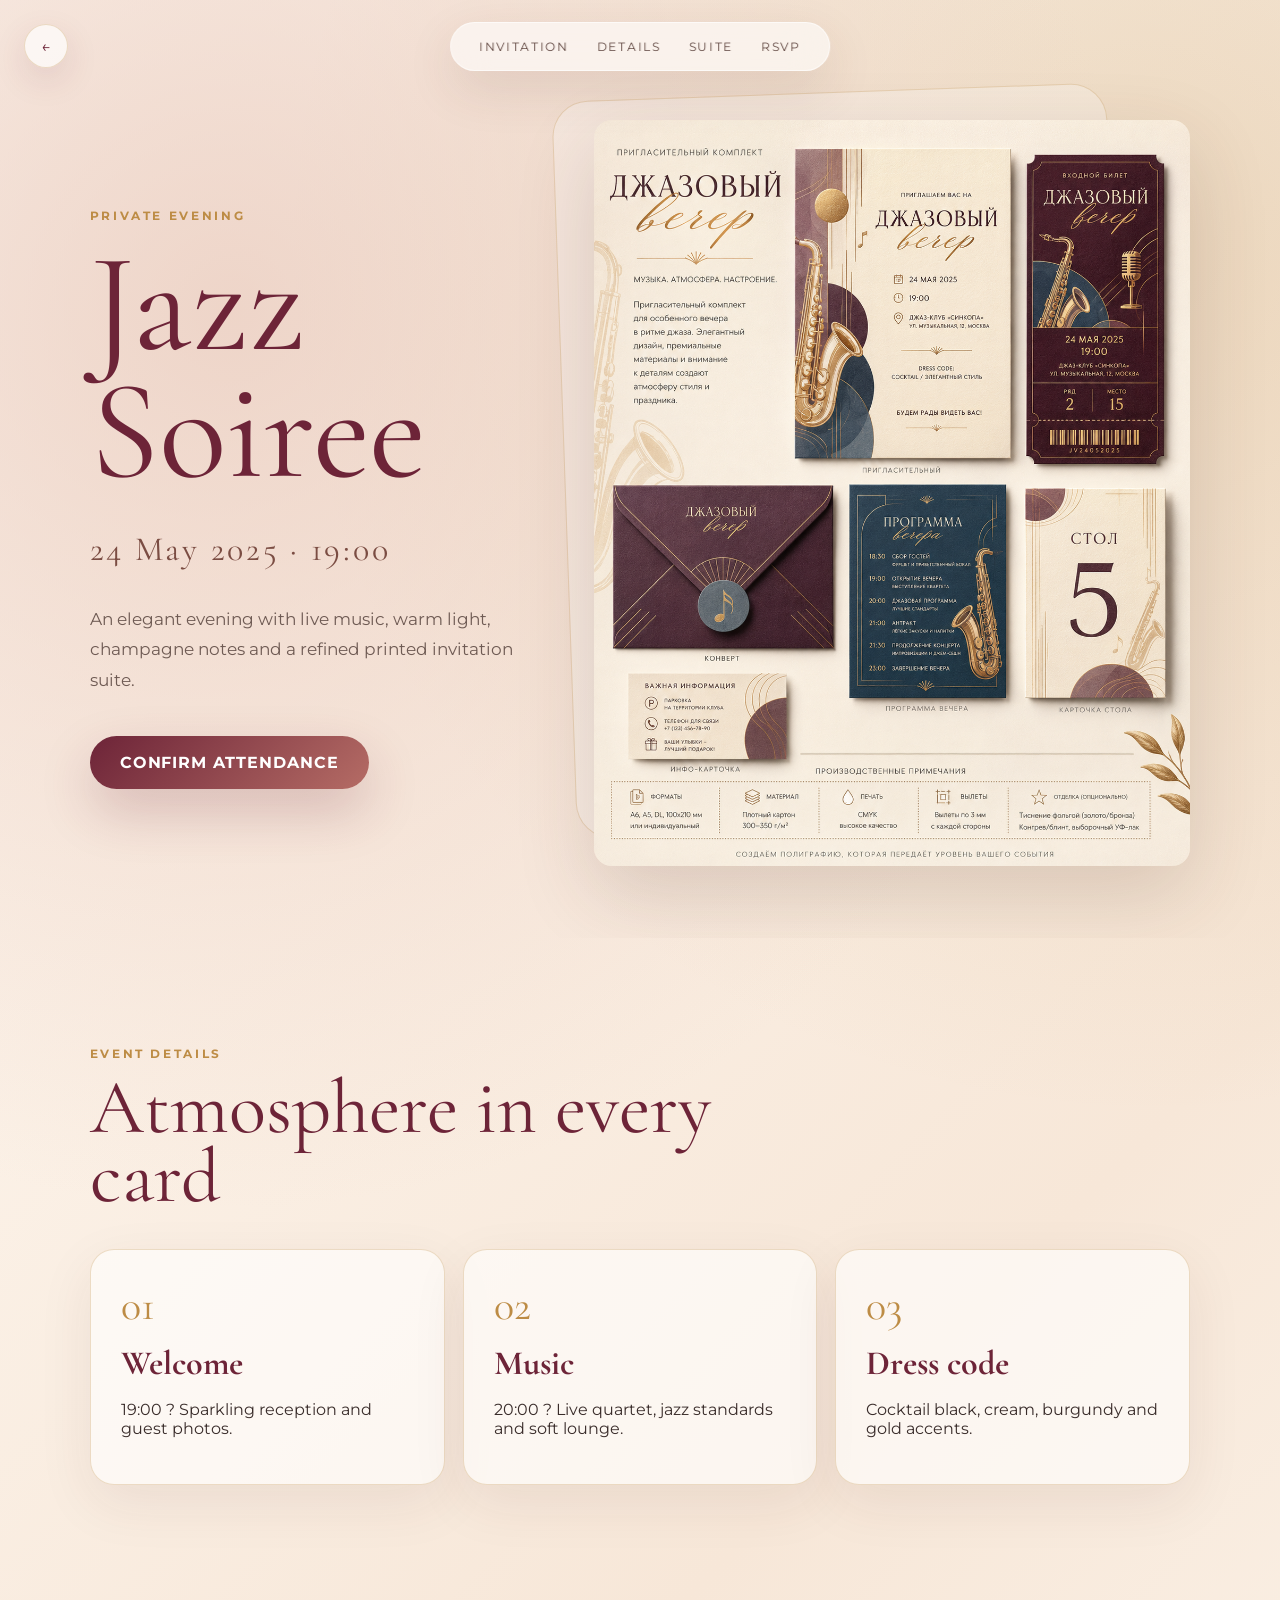
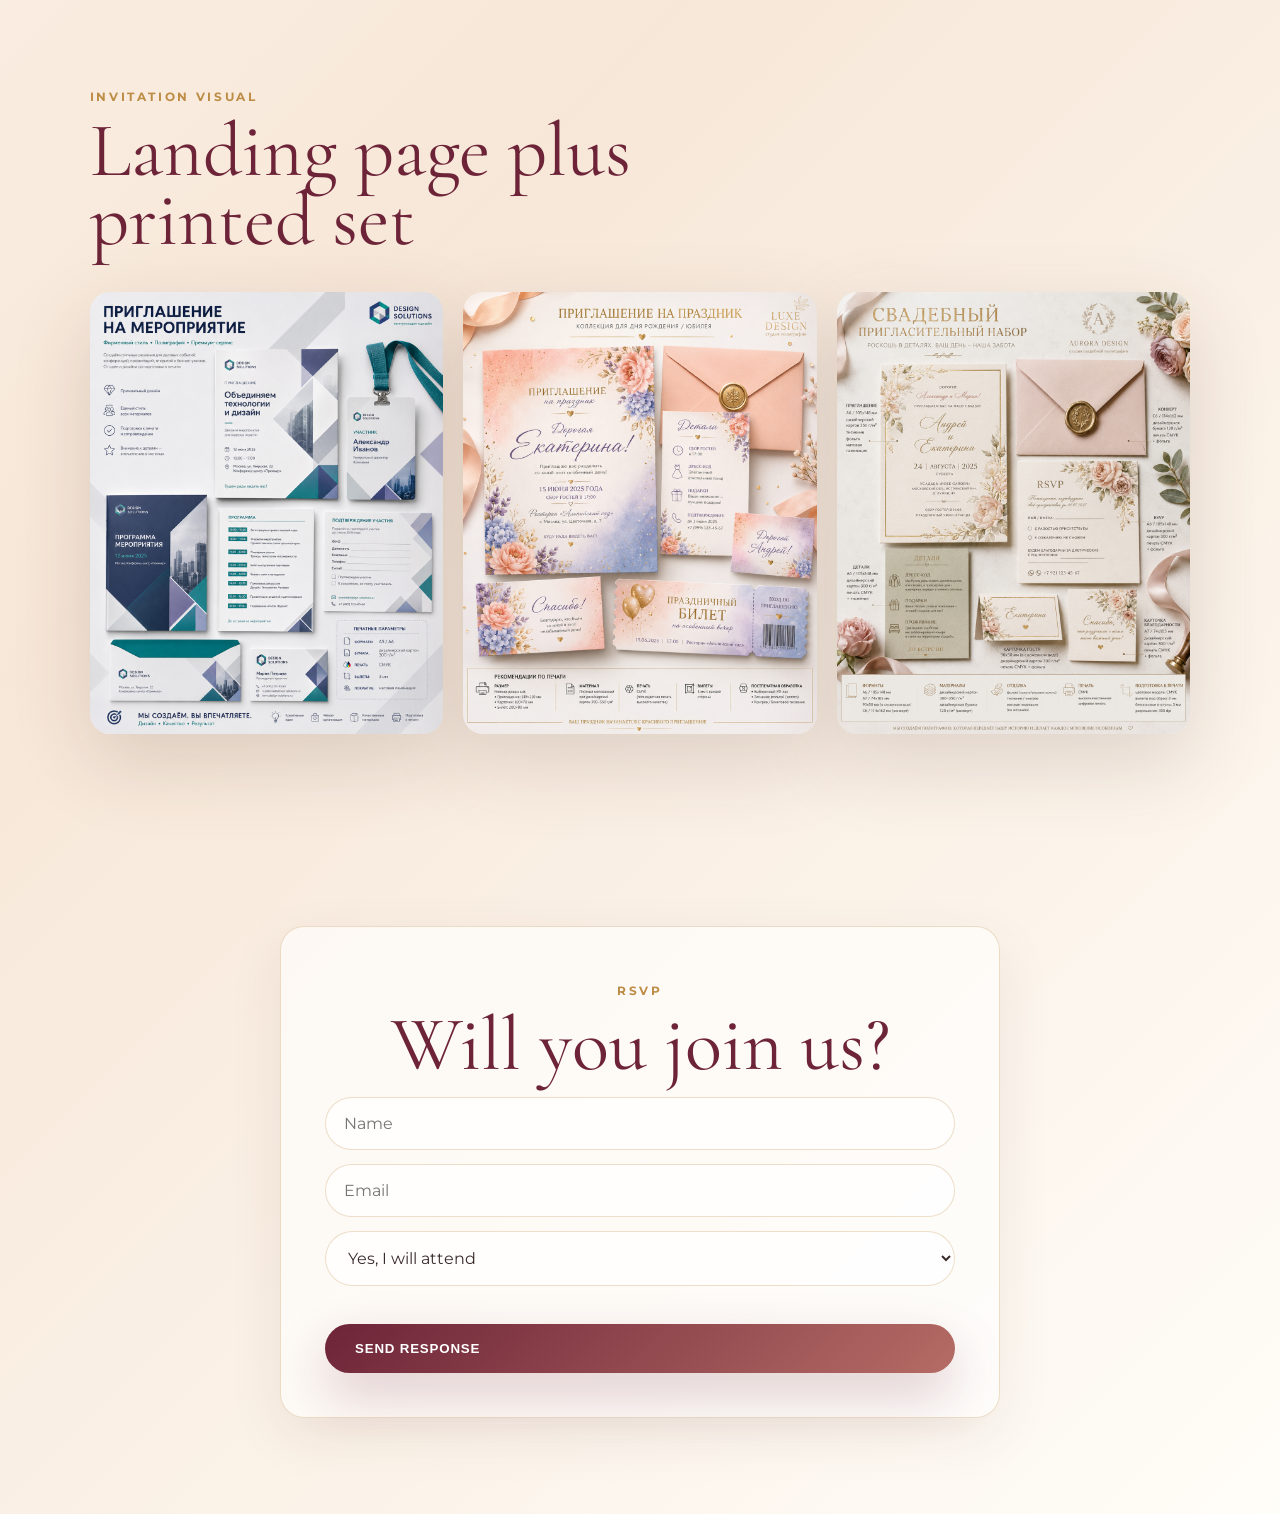
<file: invitations/event/index.html>
﻿<!doctype html>
<html lang="en">
<head>
  <meta charset="utf-8">
  <meta name="viewport" content="width=device-width, initial-scale=1">
  <title>Luxury event invitation</title>
  <meta name="description" content="A premium event invitation landing page with details, program and RSVP form.">
  <link rel="preconnect" href="https://fonts.googleapis.com">
  <link rel="preconnect" href="https://fonts.gstatic.com" crossorigin>
  <link href="https://fonts.googleapis.com/css2?family=Cormorant+Garamond:wght@300;400;500&family=Montserrat:wght@300;400;500;600&display=swap" rel="stylesheet">
  <link rel="stylesheet" href="styles.css">
</head>
<body>
  <a class="back" href="../../" aria-label="Back">&#8592;</a>
  <nav class="nav" aria-label="Navigation">
    <a href="#intro">Invitation</a>
    <a href="#details">Details</a>
    <a href="#suite">Suite</a>
    <a href="#rsvp">RSVP</a>
  </nav>

  <header class="hero" id="intro">
    <div class="hero-copy">
      <p class="eyebrow">Private Evening</p>
      <h1>Jazz<br>Soiree</h1>
      <p class="date">24 May 2025 &middot; 19:00</p>
      <p class="lead">An elegant evening with live music, warm light, champagne notes and a refined printed invitation suite.</p>
      <a class="button" href="#rsvp">Confirm attendance</a>
    </div>
    <figure class="hero-art">
      <img src="../../assets/series/invitations/invitation-suite-jazz.png" alt="Jazz event invitation suite">
    </figure>
  </header>

  <main>
    <section class="section details" id="details">
      <div class="section-title">
        <p class="eyebrow">Event Details</p>
        <h2>Atmosphere in every card</h2>
      </div>
      <div class="detail-grid">
        <article><span>01</span><h3>Welcome</h3><p>19:00 ? Sparkling reception and guest photos.</p></article>
        <article><span>02</span><h3>Music</h3><p>20:00 ? Live quartet, jazz standards and soft lounge.</p></article>
        <article><span>03</span><h3>Dress code</h3><p>Cocktail black, cream, burgundy and gold accents.</p></article>
      </div>
    </section>

    <section class="section suite" id="suite">
      <div class="section-title">
        <p class="eyebrow">Invitation Visual</p>
        <h2>Landing page plus printed set</h2>
      </div>
      <div class="suite-grid">
        <img src="../../assets/series/invitations/invitation-suite-business.png" alt="Business event invitation set">
        <img src="../../assets/series/invitations/invitation-suite-birthday.png" alt="Birthday invitation set">
        <img src="../../assets/series/invitations/invitation-suite-wedding-luxe.png" alt="Wedding invitation set">
      </div>
    </section>

    <section class="section rsvp" id="rsvp">
      <div class="rsvp-card">
        <p class="eyebrow">RSVP</p>
        <h2>Will you join us?</h2>
        <form>
          <input type="text" placeholder="Name">
          <input type="email" placeholder="Email">
          <select><option>Yes, I will attend</option><option>Sorry, I cannot attend</option></select>
          <button type="submit">Send response</button>
        </form>
      </div>
    </section>
  </main>

  <script>
    document.querySelector('form').addEventListener('submit', function(event) {
      event.preventDefault();
      this.innerHTML = '<p class="thanks">Thank you. Your response has been recorded.</p>';
    });
  </script>
</body>
</html>
</file>
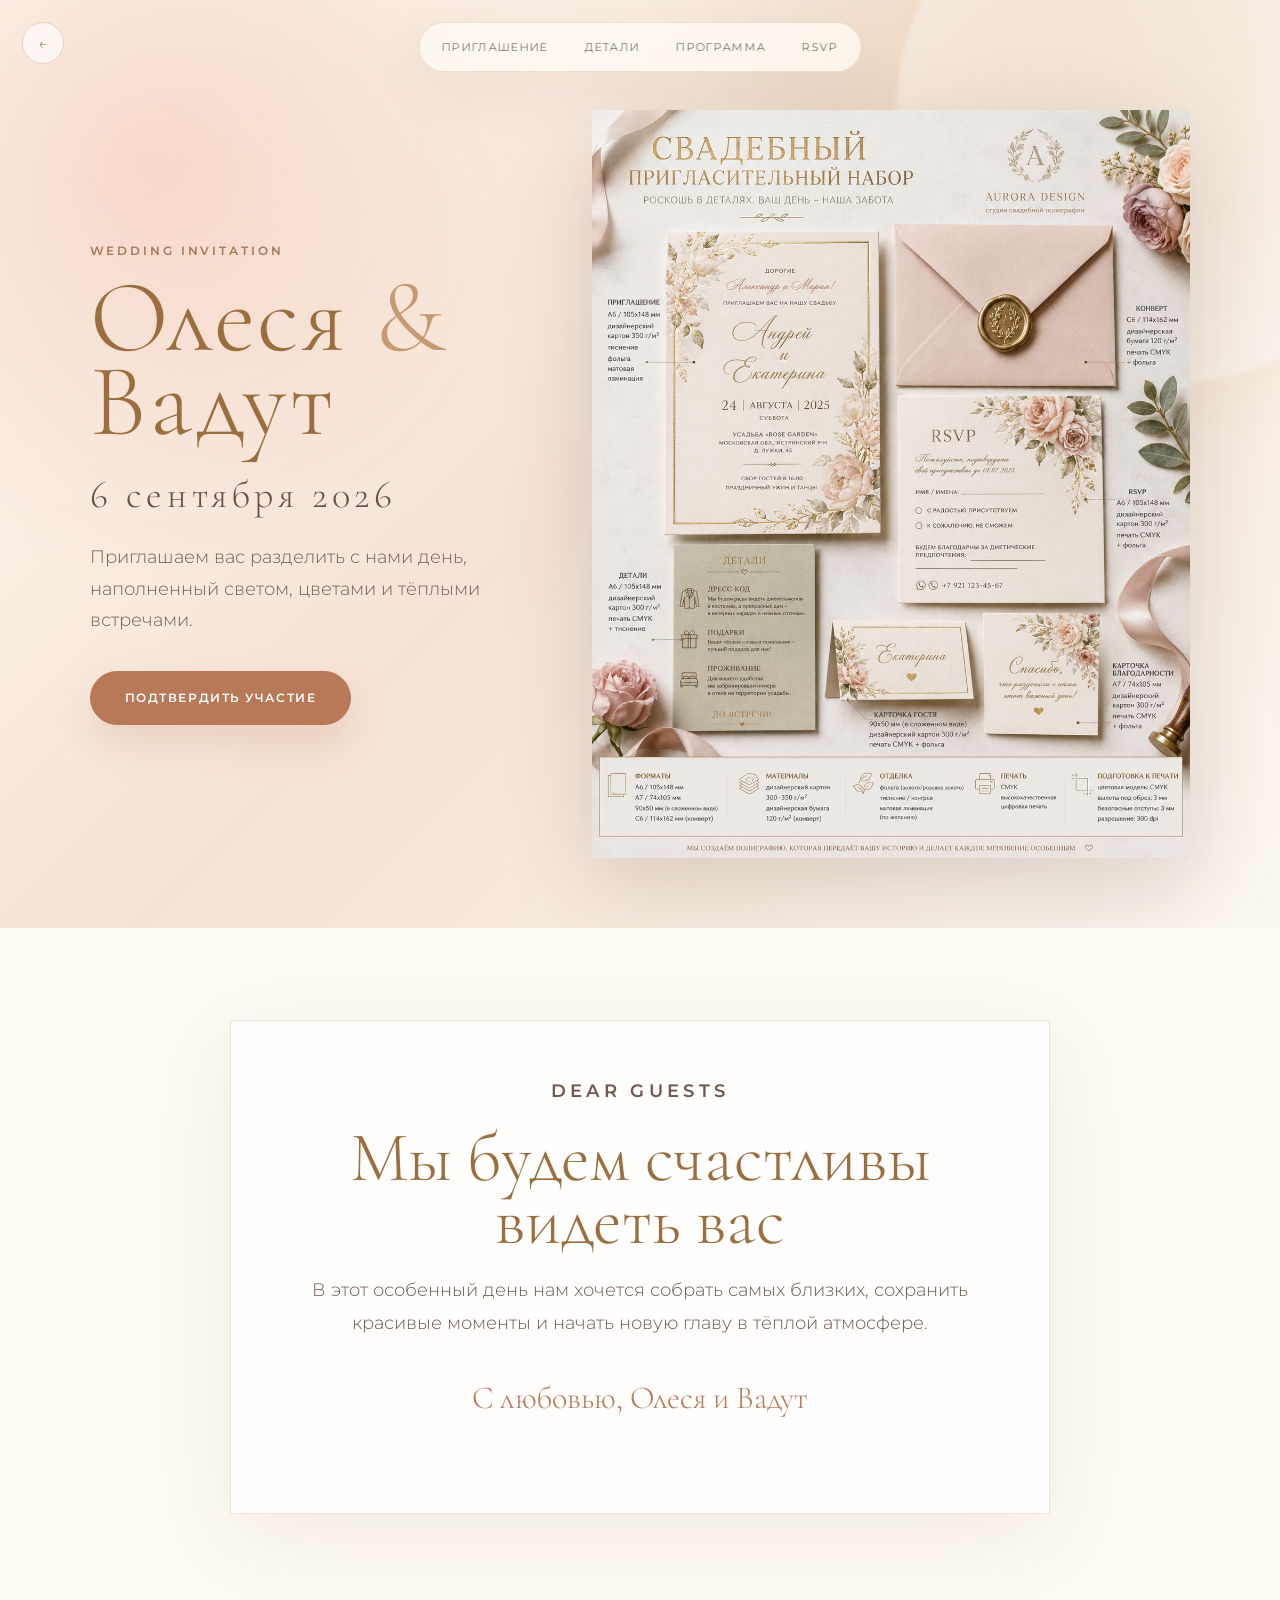
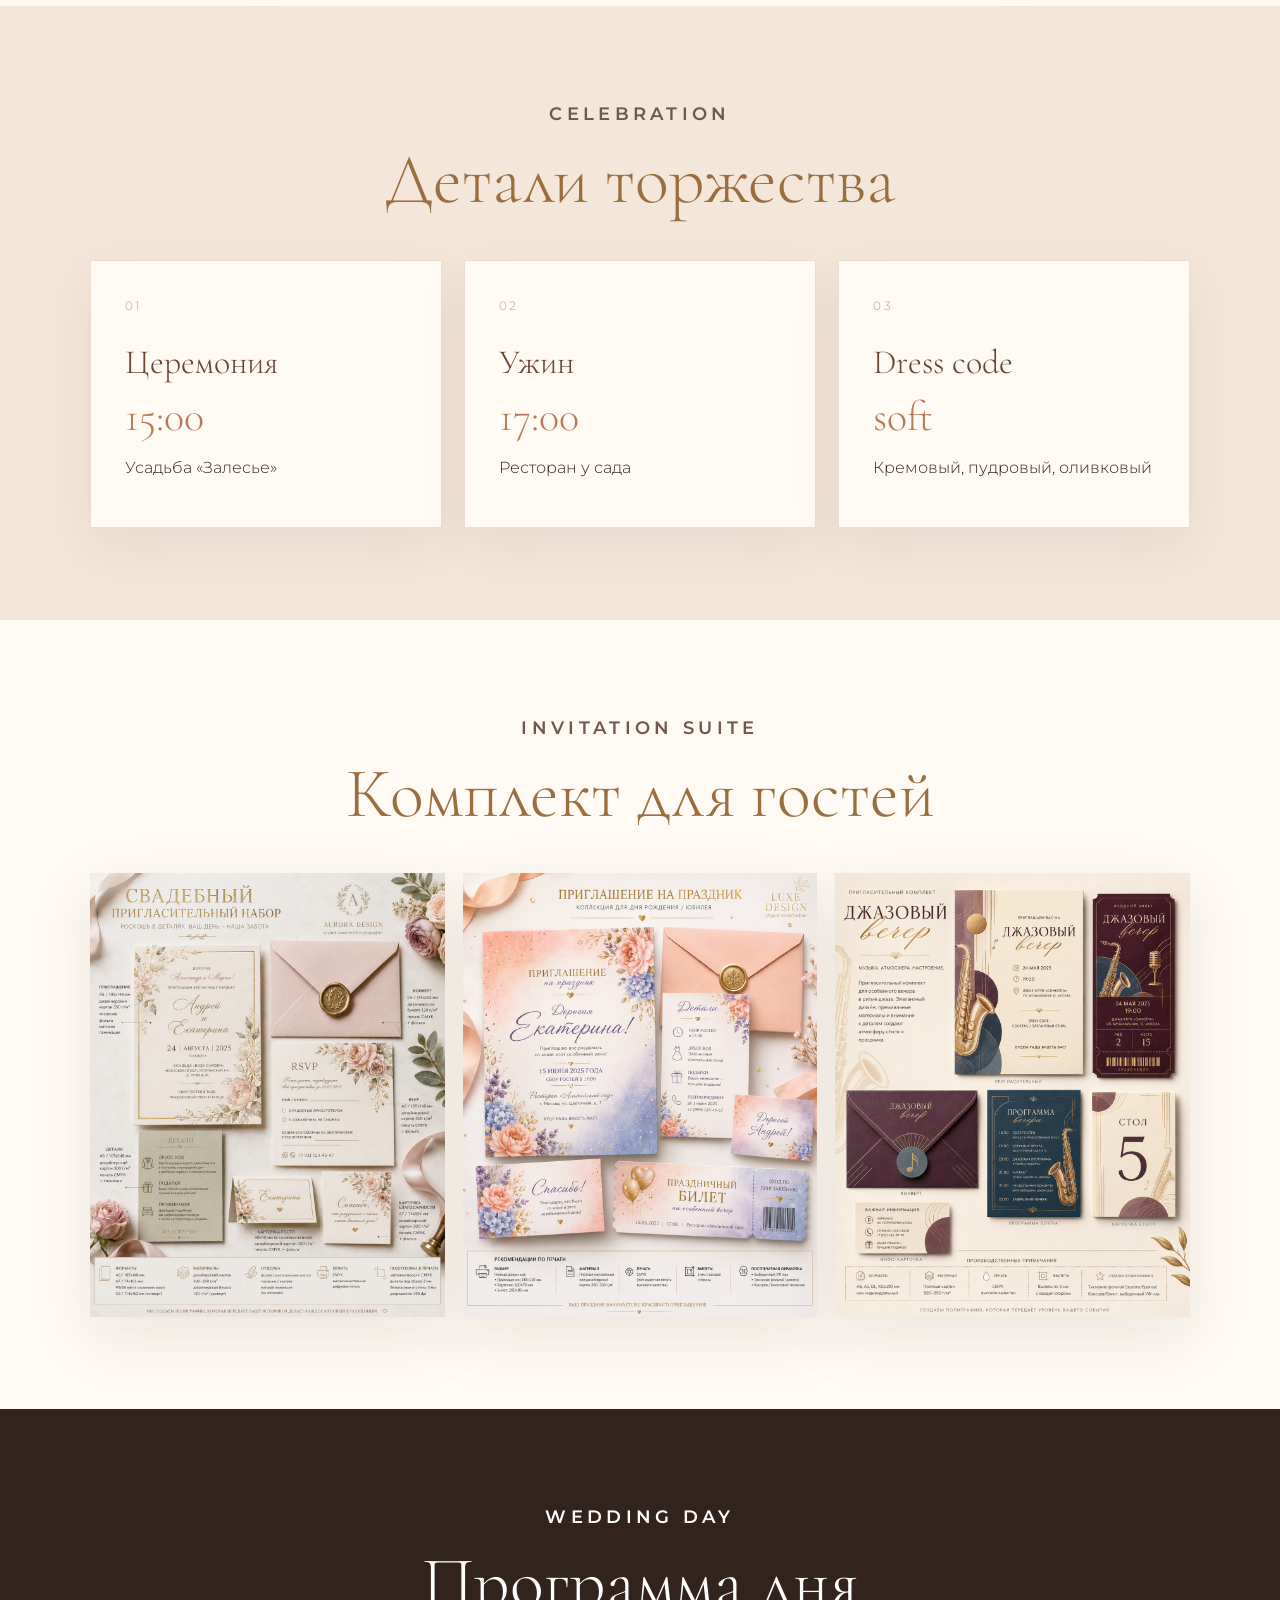
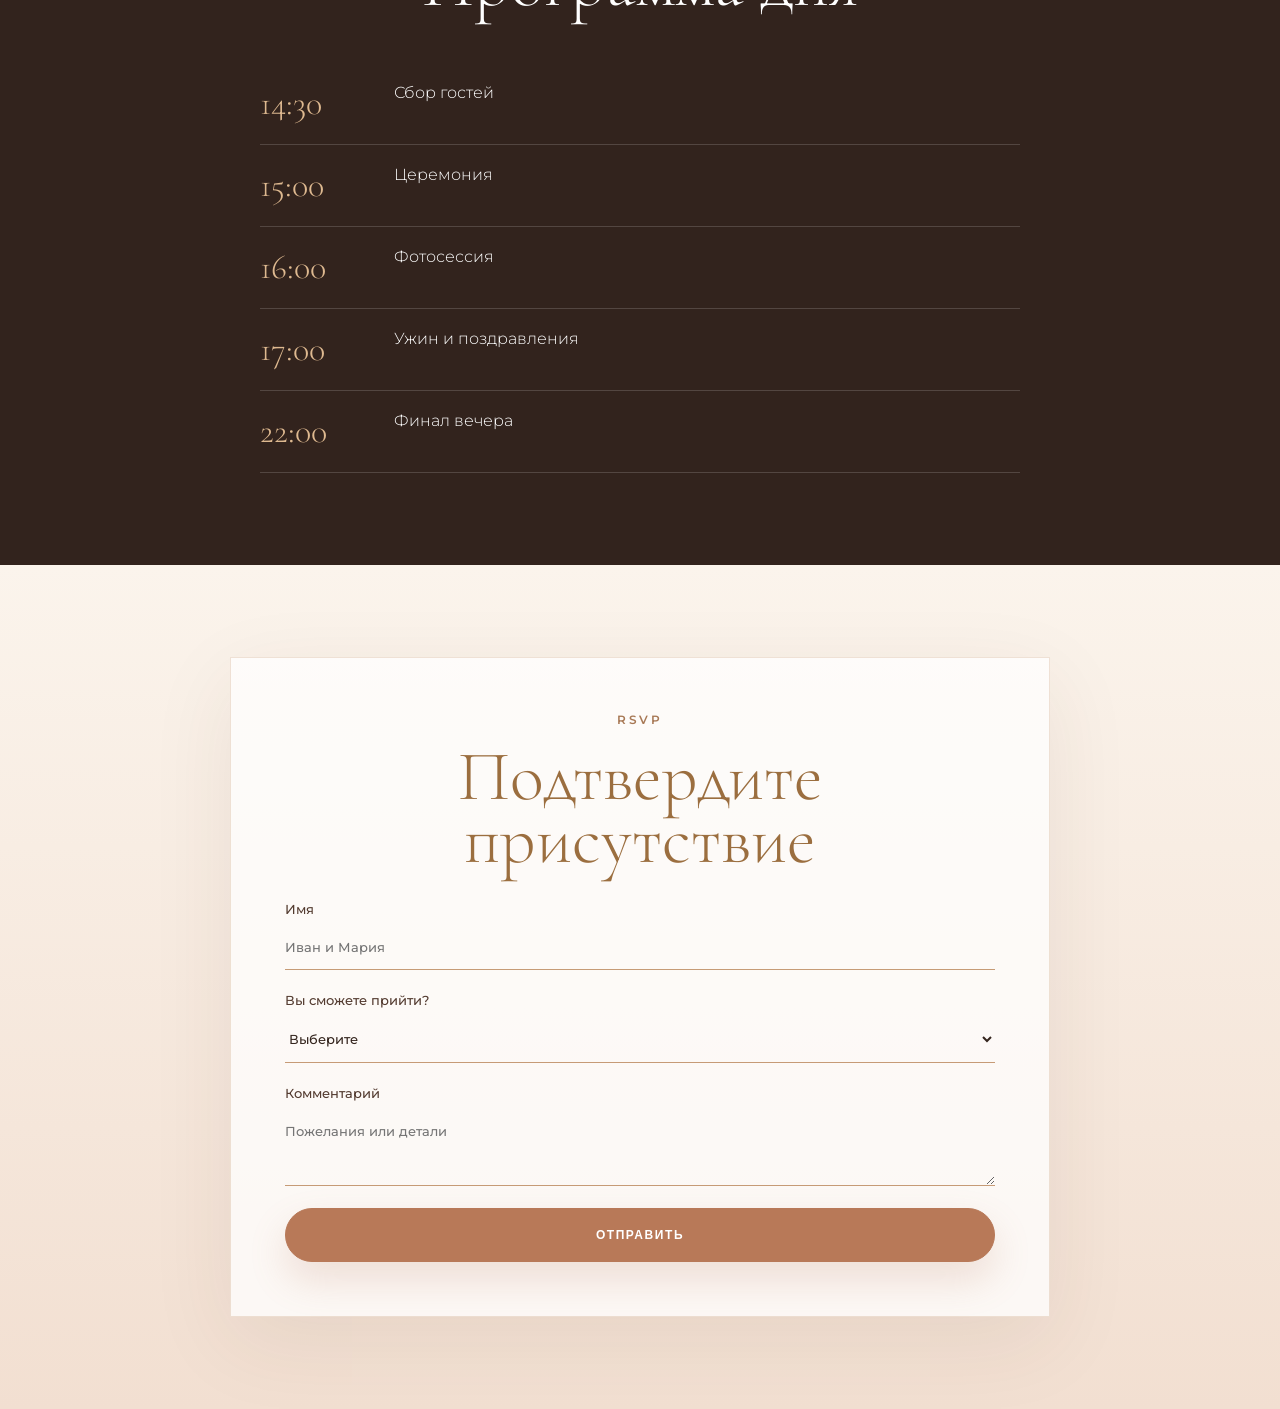
<file: invitations/wedding/index.html>
<!doctype html>
<html lang="ru">
<head>
  <meta charset="utf-8">
  <meta name="viewport" content="width=device-width, initial-scale=1">
  <title>Олеся и Вадут - свадебное приглашение</title>
  <meta name="description" content="Свадебное приглашение с деталями события, программой и RSVP-формой.">
  <link rel="preconnect" href="https://fonts.googleapis.com">
  <link rel="preconnect" href="https://fonts.gstatic.com" crossorigin>
  <link href="https://fonts.googleapis.com/css2?family=Cormorant+Garamond:wght@300;400;500&family=Montserrat:wght@300;400;500;600&display=swap" rel="stylesheet">
  <link rel="stylesheet" href="styles.css">
</head>
<body>
  <a class="back" href="../../" aria-label="Назад">&#8592;</a>
  <nav class="nav" aria-label="Навигация">
    <a href="#invitation">Приглашение</a>
    <a href="#details">Детали</a>
    <a href="#program">Программа</a>
    <a href="#rsvp">RSVP</a>
  </nav>

  <header class="hero">
    <div class="hero-copy reveal">
      <p class="eyebrow">Wedding Invitation</p>
      <h1>Олеся <span>&amp;</span> Вадут</h1>
      <p class="date">6 сентября 2026</p>
      <p class="lead">Приглашаем вас разделить с нами день, наполненный светом, цветами и тёплыми встречами.</p>
      <a class="button" href="#rsvp">Подтвердить участие</a>
    </div>
    <figure class="hero-visual reveal">
      <img src="assets/invitation-suite-wedding-luxe.png" alt="Свадебный пригласительный набор">
    </figure>
  </header>

  <main>
    <section class="section intro" id="invitation">
      <div class="intro-card reveal">
        <p class="eyebrow">Dear guests</p>
        <h2>Мы будем счастливы видеть вас</h2>
        <p>В этот особенный день нам хочется собрать самых близких, сохранить красивые моменты и начать новую главу в тёплой атмосфере.</p>
        <p class="signature">С любовью, Олеся и Вадут</p>
      </div>
    </section>

    <section class="section details" id="details">
      <div class="section-title reveal"><p class="eyebrow">Celebration</p><h2>Детали торжества</h2></div>
      <div class="cards">
        <article class="card reveal"><span>01</span><h3>Церемония</h3><p class="time">15:00</p><p>Усадьба «Залесье»</p></article>
        <article class="card reveal"><span>02</span><h3>Ужин</h3><p class="time">17:00</p><p>Ресторан у сада</p></article>
        <article class="card reveal"><span>03</span><h3>Dress code</h3><p class="time">soft</p><p>Кремовый, пудровый, оливковый</p></article>
      </div>
    </section>

    <section class="gallery section">
      <div class="section-title reveal"><p class="eyebrow">Invitation suite</p><h2>Комплект для гостей</h2></div>
      <div class="gallery-grid reveal">
        <img src="assets/invitation-suite-wedding-luxe.png" alt="Свадебная полиграфия">
        <img src="assets/invitation-suite-birthday.png" alt="Пригласительный набор">
        <img src="assets/invitation-suite-jazz.png" alt="Джазовый вечер">
      </div>
    </section>

    <section class="section program" id="program">
      <div class="section-title reveal"><p class="eyebrow">Wedding day</p><h2>Программа дня</h2></div>
      <ol class="steps reveal"><li><time>14:30</time><span>Сбор гостей</span></li><li><time>15:00</time><span>Церемония</span></li><li><time>16:00</time><span>Фотосессия</span></li><li><time>17:00</time><span>Ужин и поздравления</span></li><li><time>22:00</time><span>Финал вечера</span></li></ol>
    </section>

    <section class="section rsvp" id="rsvp">
      <div class="form-card reveal"><p class="eyebrow">RSVP</p><h2>Подтвердите присутствие</h2><form id="rsvpForm"><label>Имя<input name="name" required placeholder="Иван и Мария"></label><label>Вы сможете прийти?<select name="attending" required><option value="">Выберите</option><option>Да, с радостью</option><option>К сожалению, нет</option></select></label><label>Комментарий<textarea rows="3" placeholder="Пожелания или детали"></textarea></label><button type="submit">Отправить</button></form><p class="success" id="success" hidden>Спасибо! Мы сохранили ваш ответ.</p></div>
    </section>
  </main>
  <script src="script.js"></script>
</body>
</html>
</file>
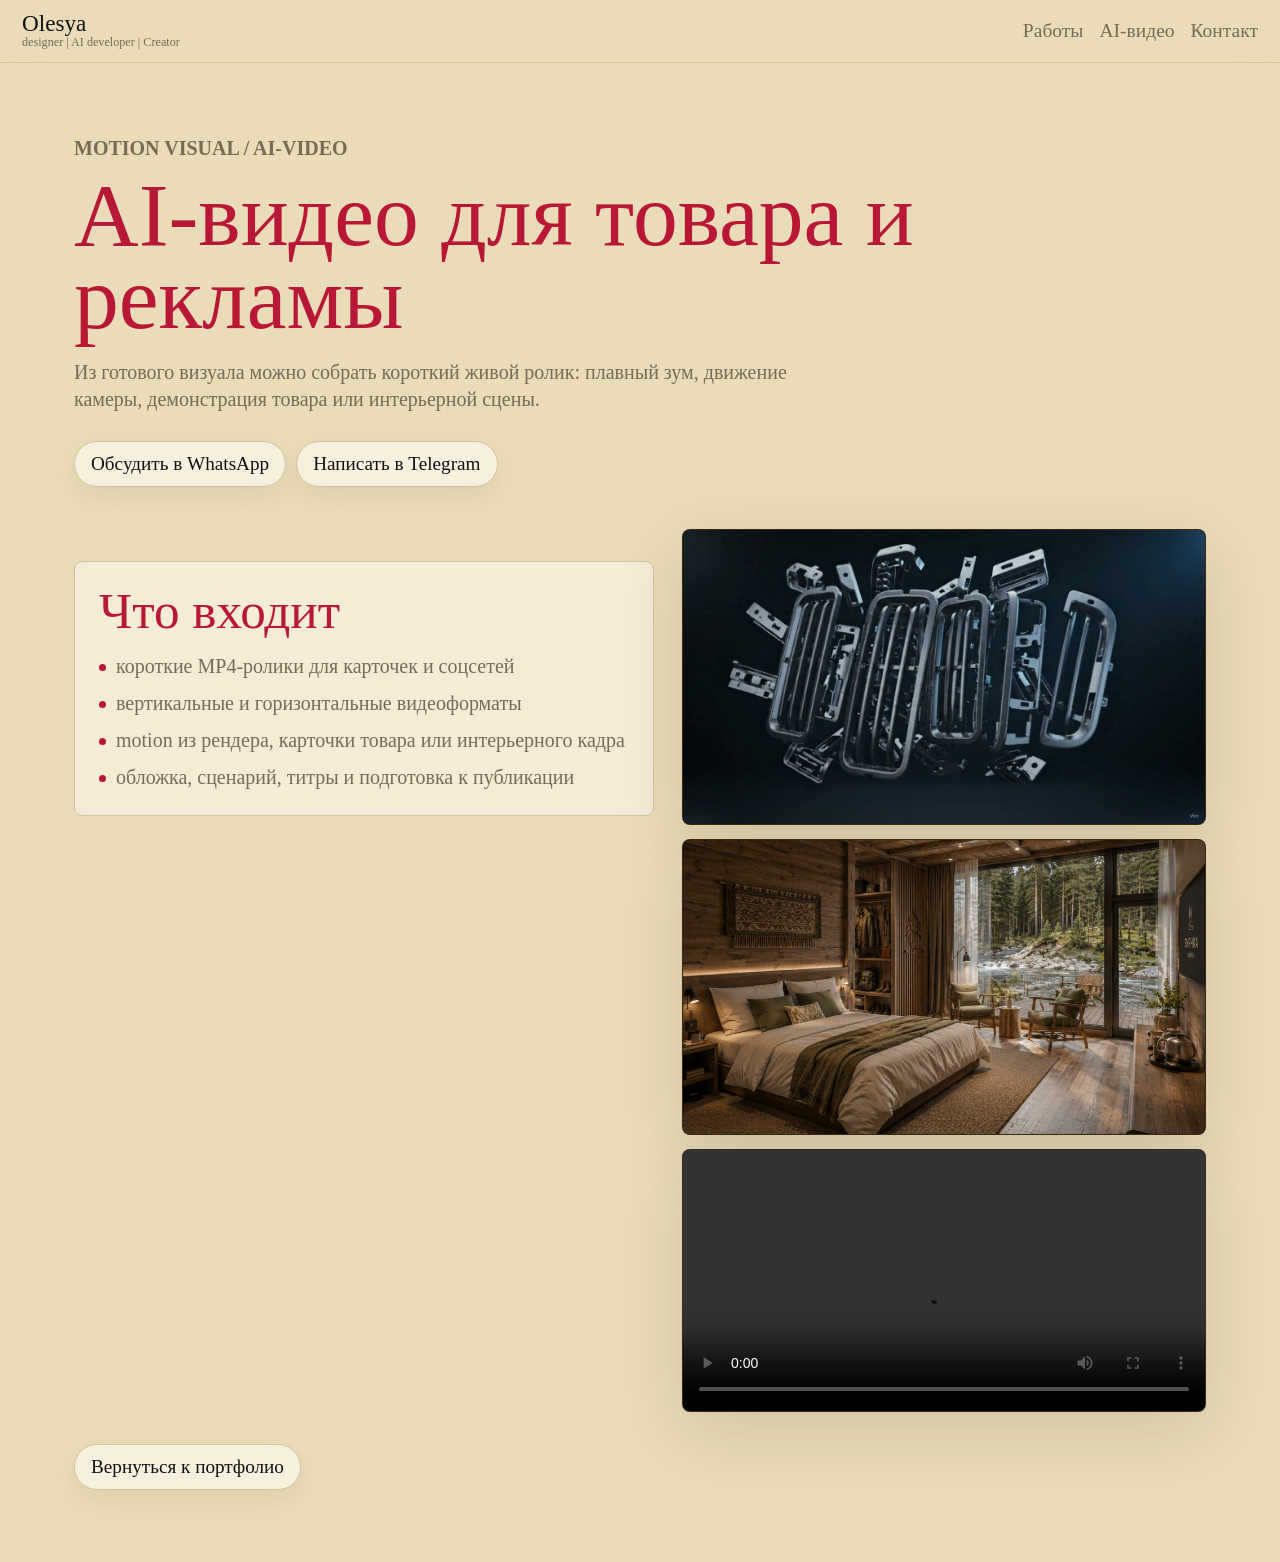
<file: ai-video.html>
<!doctype html>
<html lang="ru">
<head>
  <meta charset="utf-8">
  <meta name="viewport" content="width=device-width, initial-scale=1">
  <title>AI-видео для товара, интерьера и рекламы - WizRoom</title>
  <meta name="description" content="AI-видео и motion visual: короткие ролики из статичных изображений для товара, интерьера, рекламы, маркетплейсов и соцсетей.">
  <link rel="canonical" href="https://vizrum.ru/ai-video.html">
  <meta property="og:title" content="AI-видео для товара, интерьера и рекламы - WizRoom">
  <meta property="og:description" content="AI-видео и motion visual: короткие ролики из статичных изображений для товара, интерьера, рекламы, маркетплейсов и соцсетей.">
  <meta property="og:type" content="website">
  <meta property="og:url" content="https://vizrum.ru/ai-video.html">
  <meta property="og:image" content="https://vizrum.ru/assets/profile/olesya-presented-hero-desktop.jpg">
  <meta name="twitter:card" content="summary_large_image">
  <link rel="stylesheet" href="styles.css?v=20260711-1">
  <script type="application/ld+json">
  {
    "@context": "https://schema.org",
    "@type": "Service",
    "name": "AI-видео для товара и рекламы",
    "provider": { "@type": "ProfessionalService", "name": "WizRoom", "url": "https://vizrum.ru/" },
    "areaServed": "RU",
    "description": "AI-видео и motion visual: короткие ролики из статичных изображений для товара, интерьера, рекламы, маркетплейсов и соцсетей."
  }
  </script>
</head>
<body class="service-page">
  <header class="site-header">
    <a class="brand" href="index.html#top" aria-label="WizRoom"><span><strong>Olesya</strong><small>designer | AI developer | Creator</small></span></a>
    <nav class="top-nav" aria-label="Навигация">
      <a href="index.html#work">Работы</a>
      <a href="index.html#vertical-video">AI-видео</a>
      <a href="index.html#contact">Контакт</a>
    </nav>
  </header>
  <main>
    <section class="service-hero">
      <p class="eyebrow">Motion visual / AI-video</p>
      <h1>AI-видео для товара и рекламы</h1>
      <p>Из готового визуала можно собрать короткий живой ролик: плавный зум, движение камеры, демонстрация товара или интерьерной сцены.</p>
      <div class="service-cta">
        <a href="https://wa.clck.bar/79603837857?text=%D0%94%D0%BE%D0%B1%D1%80%D1%8B%D0%B9%20%D0%B4%D0%B5%D0%BD%D1%8C!" target="_blank" rel="noreferrer">Обсудить в WhatsApp</a>
        <a href="https://t.me/repiq_ru" target="_blank" rel="noreferrer">Написать в Telegram</a>
      </div>
    </section>
    <section class="service-layout">
      <div class="service-card service-section">
        <h2>Что входит</h2>
        <ul class="service-list">
          <li>короткие MP4-ролики для карточек и соцсетей</li>
          <li>вертикальные и горизонтальные видеоформаты</li>
          <li>motion из рендера, карточки товара или интерьерного кадра</li>
          <li>обложка, сценарий, титры и подготовка к публикации</li>
        </ul>
      </div>
      <div class="service-gallery" aria-label="Примеры работ">
          <img src="assets/videos/ai-story-pig-wide-poster.jpg" alt="Обложка AI-видео" loading="lazy">
          <img src="assets/videos/zuyachka-bedroom-motion-poster.jpg" alt="Обложка motion visual интерьера" loading="lazy">
          <video src="assets/videos/bedroom-office-motion-visual.mp4" controls playsinline preload="metadata"></video>
      </div>
    </section>
    <section class="service-section">
      <a class="service-back" href="index.html#work">Вернуться к портфолио</a>
    </section>
  </main>
</body>
</html>
</file>
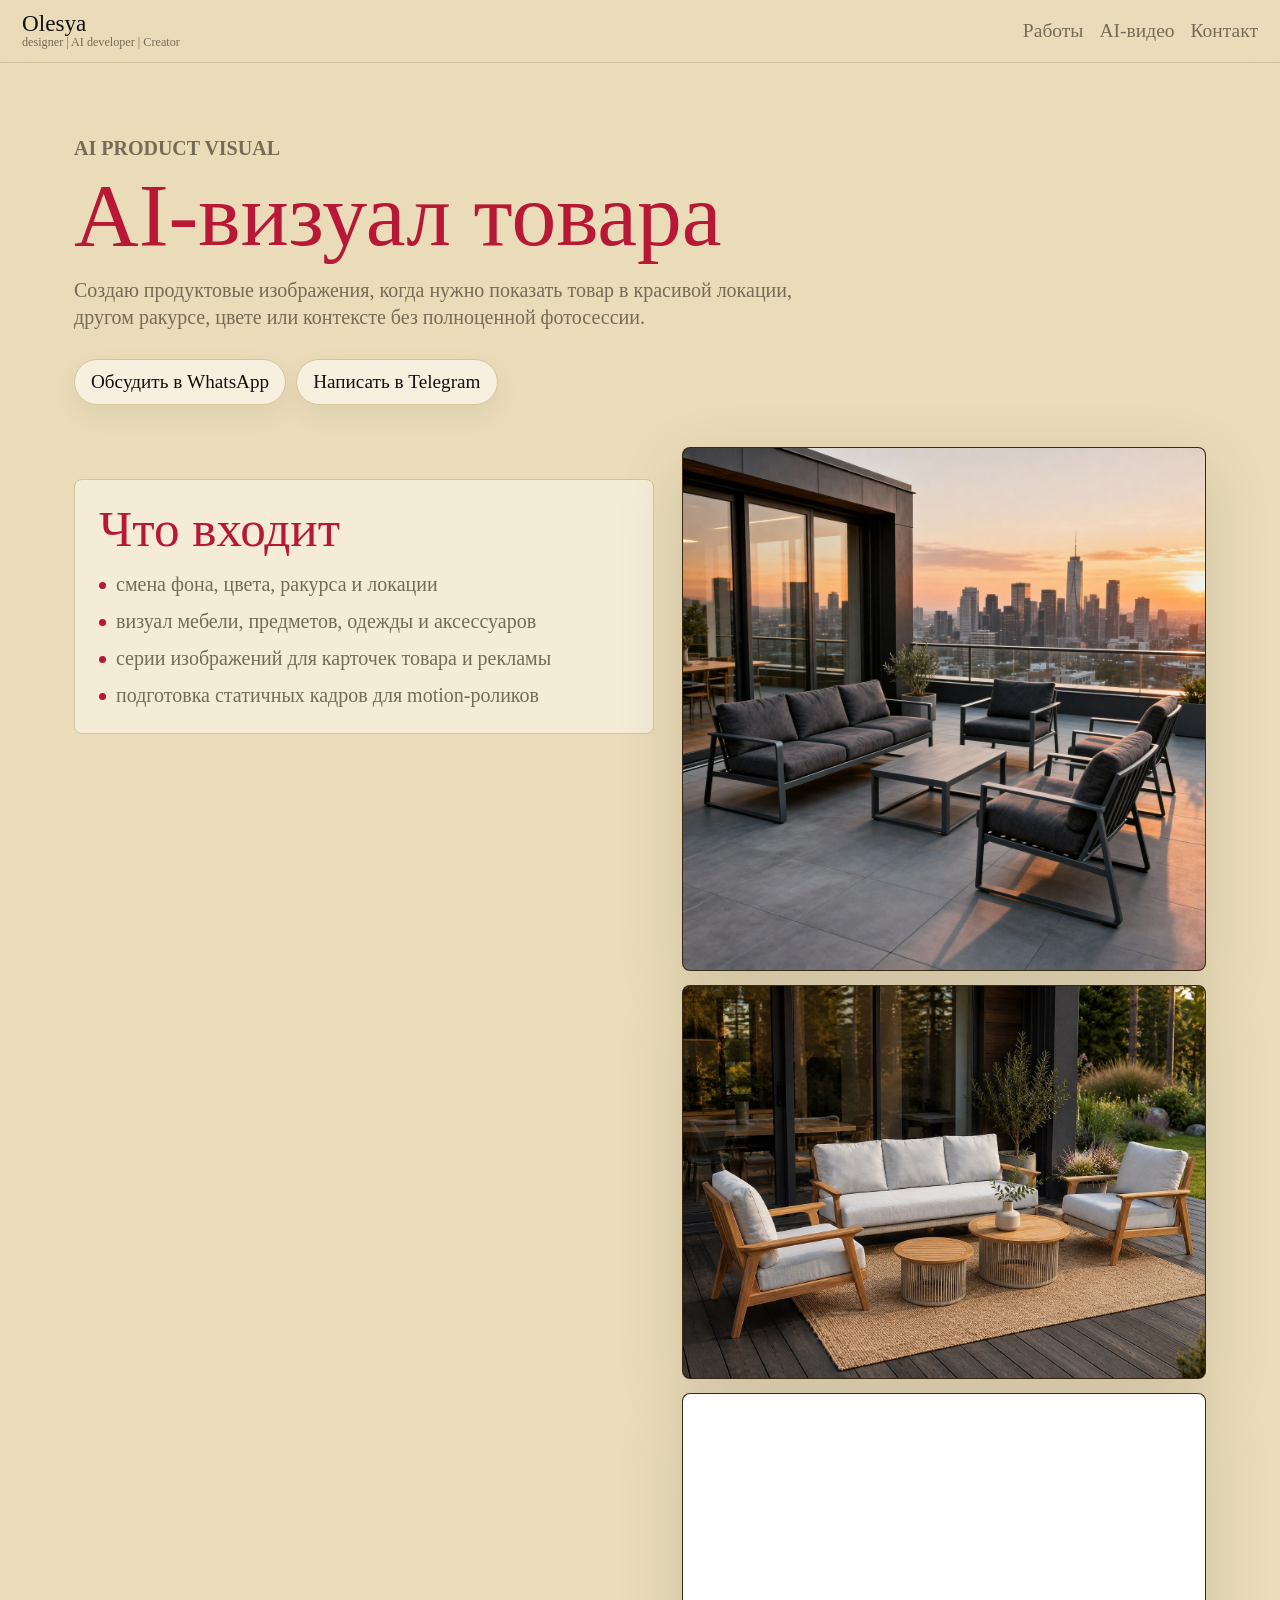
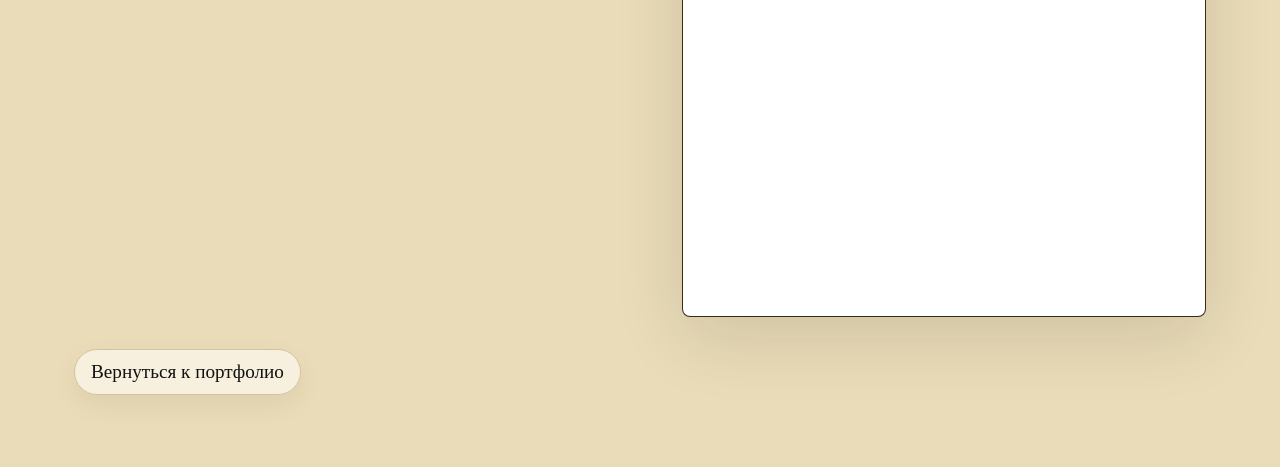
<file: ai-vizual-tovara.html>
<!doctype html>
<html lang="ru">
<head>
  <meta charset="utf-8">
  <meta name="viewport" content="width=device-width, initial-scale=1">
  <title>AI-визуал товара и предметная визуализация - WizRoom</title>
  <meta name="description" content="AI-визуал товара: смена ракурса, цвета, локации, интерьера и окружения для карточек, рекламы и соцсетей.">
  <link rel="canonical" href="https://vizrum.ru/ai-vizual-tovara.html">
  <meta property="og:title" content="AI-визуал товара и предметная визуализация - WizRoom">
  <meta property="og:description" content="AI-визуал товара: смена ракурса, цвета, локации, интерьера и окружения для карточек, рекламы и соцсетей.">
  <meta property="og:type" content="website">
  <meta property="og:url" content="https://vizrum.ru/ai-vizual-tovara.html">
  <meta property="og:image" content="https://vizrum.ru/assets/profile/olesya-presented-hero-desktop.jpg">
  <meta name="twitter:card" content="summary_large_image">
  <link rel="stylesheet" href="styles.css?v=20260711-1">
  <script type="application/ld+json">
  {
    "@context": "https://schema.org",
    "@type": "Service",
    "name": "AI-визуал товара",
    "provider": { "@type": "ProfessionalService", "name": "WizRoom", "url": "https://vizrum.ru/" },
    "areaServed": "RU",
    "description": "AI-визуал товара: смена ракурса, цвета, локации, интерьера и окружения для карточек, рекламы и соцсетей."
  }
  </script>
</head>
<body class="service-page">
  <header class="site-header">
    <a class="brand" href="index.html#top" aria-label="WizRoom"><span><strong>Olesya</strong><small>designer | AI developer | Creator</small></span></a>
    <nav class="top-nav" aria-label="Навигация">
      <a href="index.html#work">Работы</a>
      <a href="index.html#vertical-video">AI-видео</a>
      <a href="index.html#contact">Контакт</a>
    </nav>
  </header>
  <main>
    <section class="service-hero">
      <p class="eyebrow">AI product visual</p>
      <h1>AI-визуал товара</h1>
      <p>Создаю продуктовые изображения, когда нужно показать товар в красивой локации, другом ракурсе, цвете или контексте без полноценной фотосессии.</p>
      <div class="service-cta">
        <a href="https://wa.clck.bar/79603837857?text=%D0%94%D0%BE%D0%B1%D1%80%D1%8B%D0%B9%20%D0%B4%D0%B5%D0%BD%D1%8C!" target="_blank" rel="noreferrer">Обсудить в WhatsApp</a>
        <a href="https://t.me/repiq_ru" target="_blank" rel="noreferrer">Написать в Telegram</a>
      </div>
    </section>
    <section class="service-layout">
      <div class="service-card service-section">
        <h2>Что входит</h2>
        <ul class="service-list">
          <li>смена фона, цвета, ракурса и локации</li>
          <li>визуал мебели, предметов, одежды и аксессуаров</li>
          <li>серии изображений для карточек товара и рекламы</li>
          <li>подготовка статичных кадров для motion-роликов</li>
        </ul>
      </div>
      <div class="service-gallery" aria-label="Примеры работ">
          <img src="assets/series/furniture/furniture-001.jpg" alt="AI-визуал мебели в интерьере" loading="lazy">
          <img src="assets/series/furniture/furniture-002.jpg" alt="Предметная AI-визуализация мебели" loading="lazy">
          <img src="assets/series/fashion/fashion-001.jpg" alt="Fashion AI-визуал для товара" loading="lazy">
      </div>
    </section>
    <section class="service-section">
      <a class="service-back" href="index.html#work">Вернуться к портфолио</a>
    </section>
  </main>
</body>
</html>
</file>
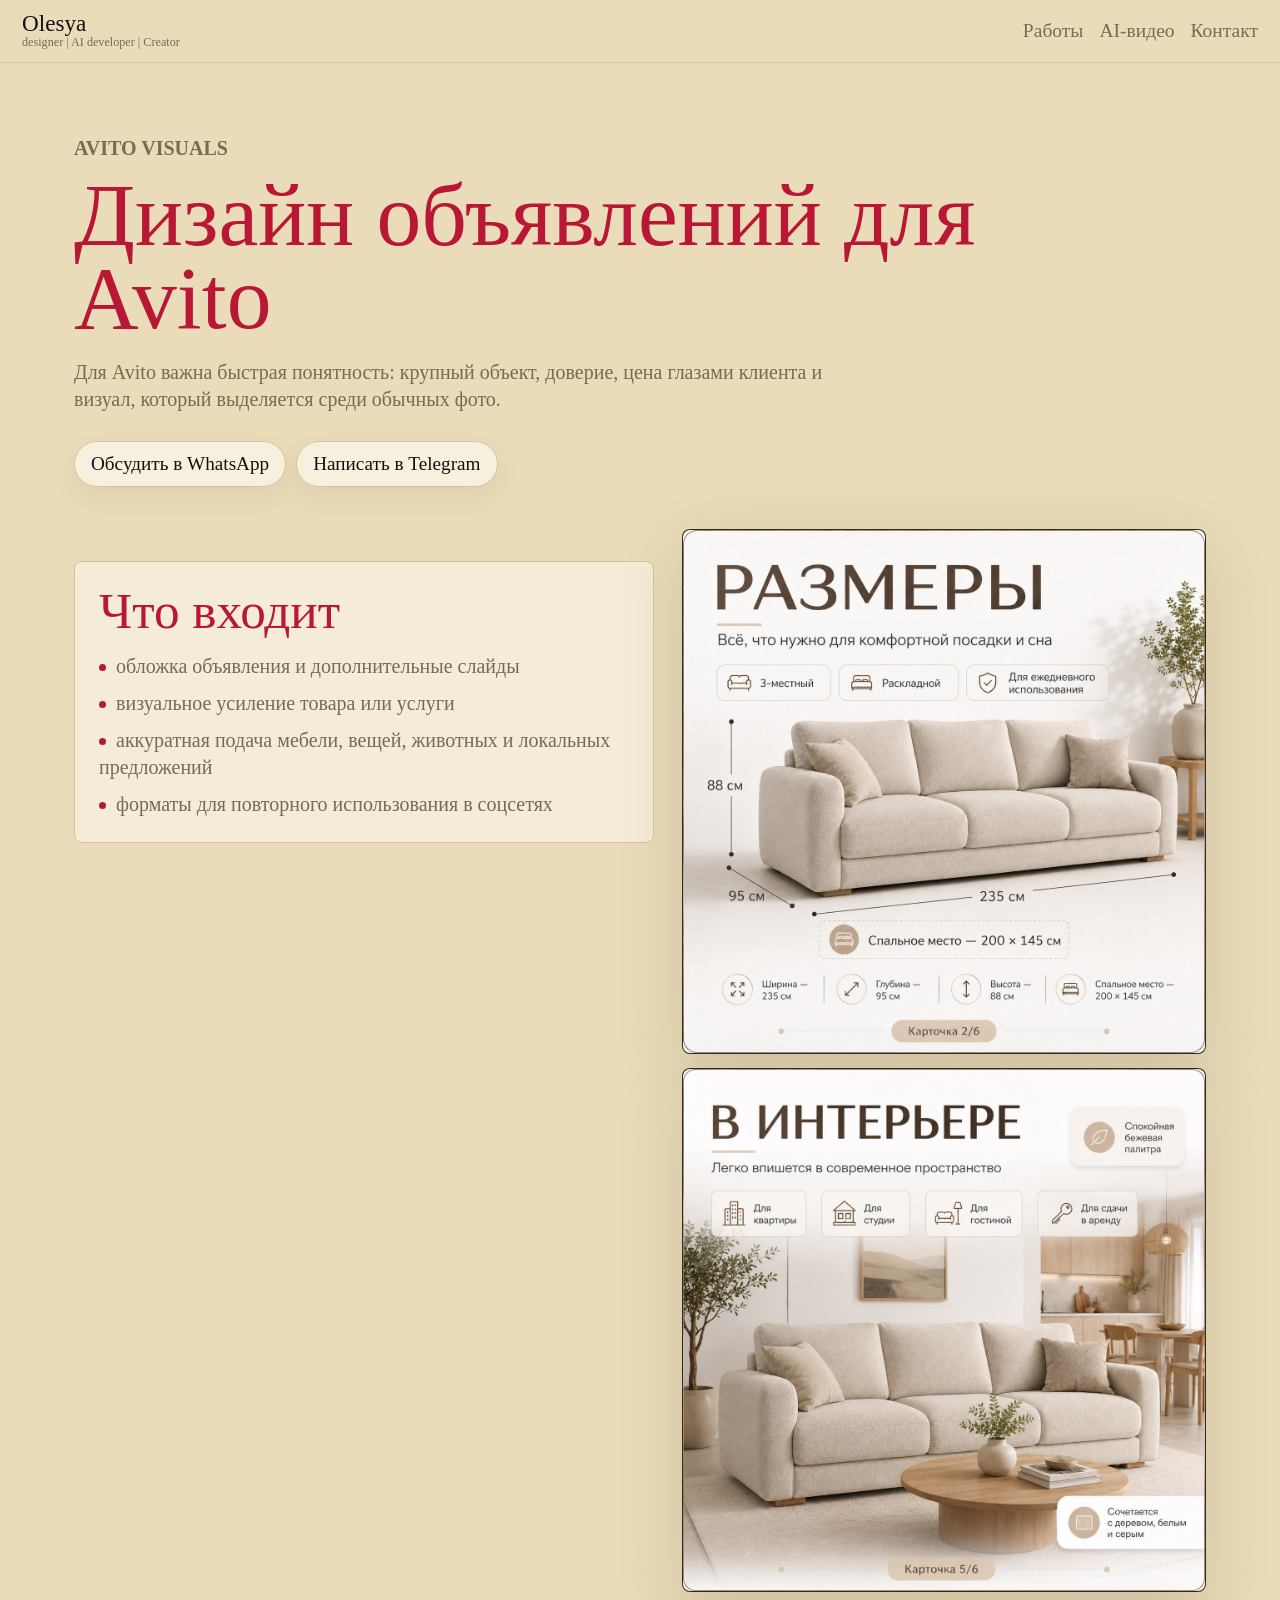
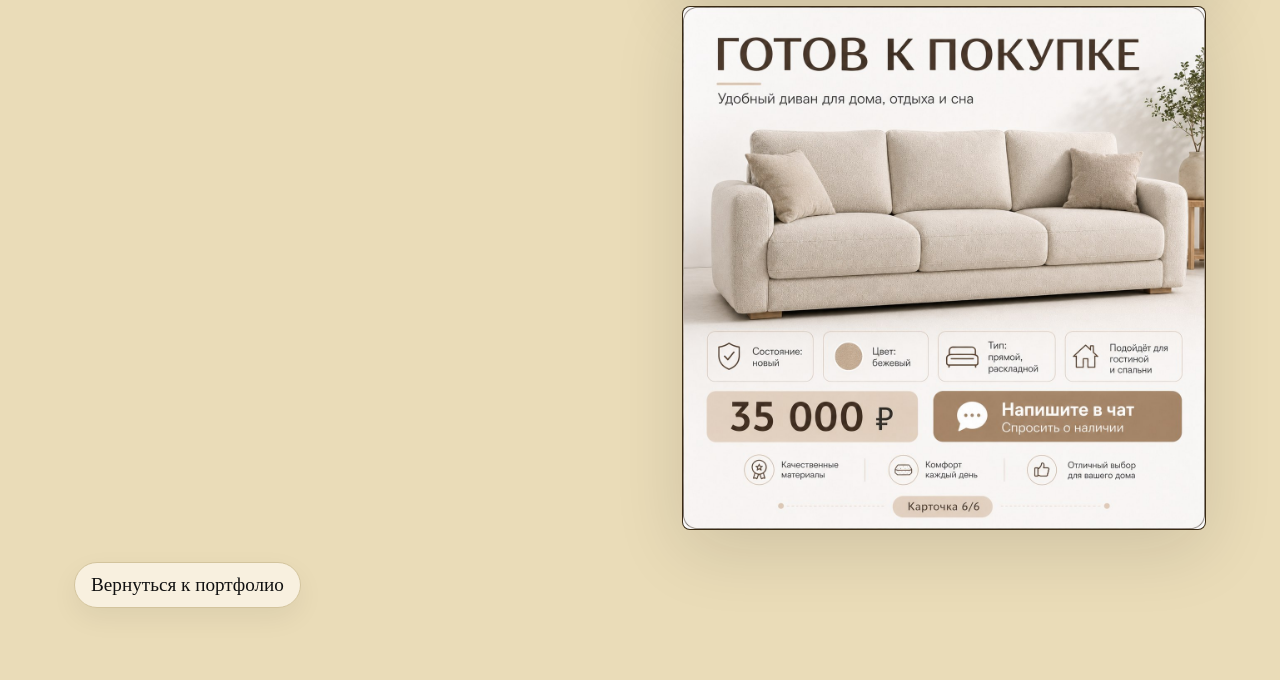
<file: avito-design.html>
<!doctype html>
<html lang="ru">
<head>
  <meta charset="utf-8">
  <meta name="viewport" content="width=device-width, initial-scale=1">
  <title>Дизайн объявлений и карточек для Avito - WizRoom</title>
  <meta name="description" content="Дизайн объявлений для Avito: визуалы для карточек, товаров, услуг, мебели и локальных продаж.">
  <link rel="canonical" href="https://vizrum.ru/avito-design.html">
  <meta property="og:title" content="Дизайн объявлений и карточек для Avito - WizRoom">
  <meta property="og:description" content="Дизайн объявлений для Avito: визуалы для карточек, товаров, услуг, мебели и локальных продаж.">
  <meta property="og:type" content="website">
  <meta property="og:url" content="https://vizrum.ru/avito-design.html">
  <meta property="og:image" content="https://vizrum.ru/assets/profile/olesya-presented-hero-desktop.jpg">
  <meta name="twitter:card" content="summary_large_image">
  <link rel="stylesheet" href="styles.css?v=20260711-1">
  <script type="application/ld+json">
  {
    "@context": "https://schema.org",
    "@type": "Service",
    "name": "Дизайн объявлений для Avito",
    "provider": { "@type": "ProfessionalService", "name": "WizRoom", "url": "https://vizrum.ru/" },
    "areaServed": "RU",
    "description": "Дизайн объявлений для Avito: визуалы для карточек, товаров, услуг, мебели и локальных продаж."
  }
  </script>
</head>
<body class="service-page">
  <header class="site-header">
    <a class="brand" href="index.html#top" aria-label="WizRoom"><span><strong>Olesya</strong><small>designer | AI developer | Creator</small></span></a>
    <nav class="top-nav" aria-label="Навигация">
      <a href="index.html#work">Работы</a>
      <a href="index.html#vertical-video">AI-видео</a>
      <a href="index.html#contact">Контакт</a>
    </nav>
  </header>
  <main>
    <section class="service-hero">
      <p class="eyebrow">Avito visuals</p>
      <h1>Дизайн объявлений для Avito</h1>
      <p>Для Avito важна быстрая понятность: крупный объект, доверие, цена глазами клиента и визуал, который выделяется среди обычных фото.</p>
      <div class="service-cta">
        <a href="https://wa.clck.bar/79603837857?text=%D0%94%D0%BE%D0%B1%D1%80%D1%8B%D0%B9%20%D0%B4%D0%B5%D0%BD%D1%8C!" target="_blank" rel="noreferrer">Обсудить в WhatsApp</a>
        <a href="https://t.me/repiq_ru" target="_blank" rel="noreferrer">Написать в Telegram</a>
      </div>
    </section>
    <section class="service-layout">
      <div class="service-card service-section">
        <h2>Что входит</h2>
        <ul class="service-list">
          <li>обложка объявления и дополнительные слайды</li>
          <li>визуальное усиление товара или услуги</li>
          <li>аккуратная подача мебели, вещей, животных и локальных предложений</li>
          <li>форматы для повторного использования в соцсетях</li>
        </ul>
      </div>
      <div class="service-gallery" aria-label="Примеры работ">
          <img src="assets/series/avito/avito-001.jpg" alt="Дизайн объявления Avito" loading="lazy">
          <img src="assets/series/avito/avito-002.jpg" alt="Карточка для Avito с товаром" loading="lazy">
          <img src="assets/series/avito/avito-003.jpg" alt="Визуал объявления для Avito" loading="lazy">
      </div>
    </section>
    <section class="service-section">
      <a class="service-back" href="index.html#work">Вернуться к портфолио</a>
    </section>
  </main>
</body>
</html>
</file>
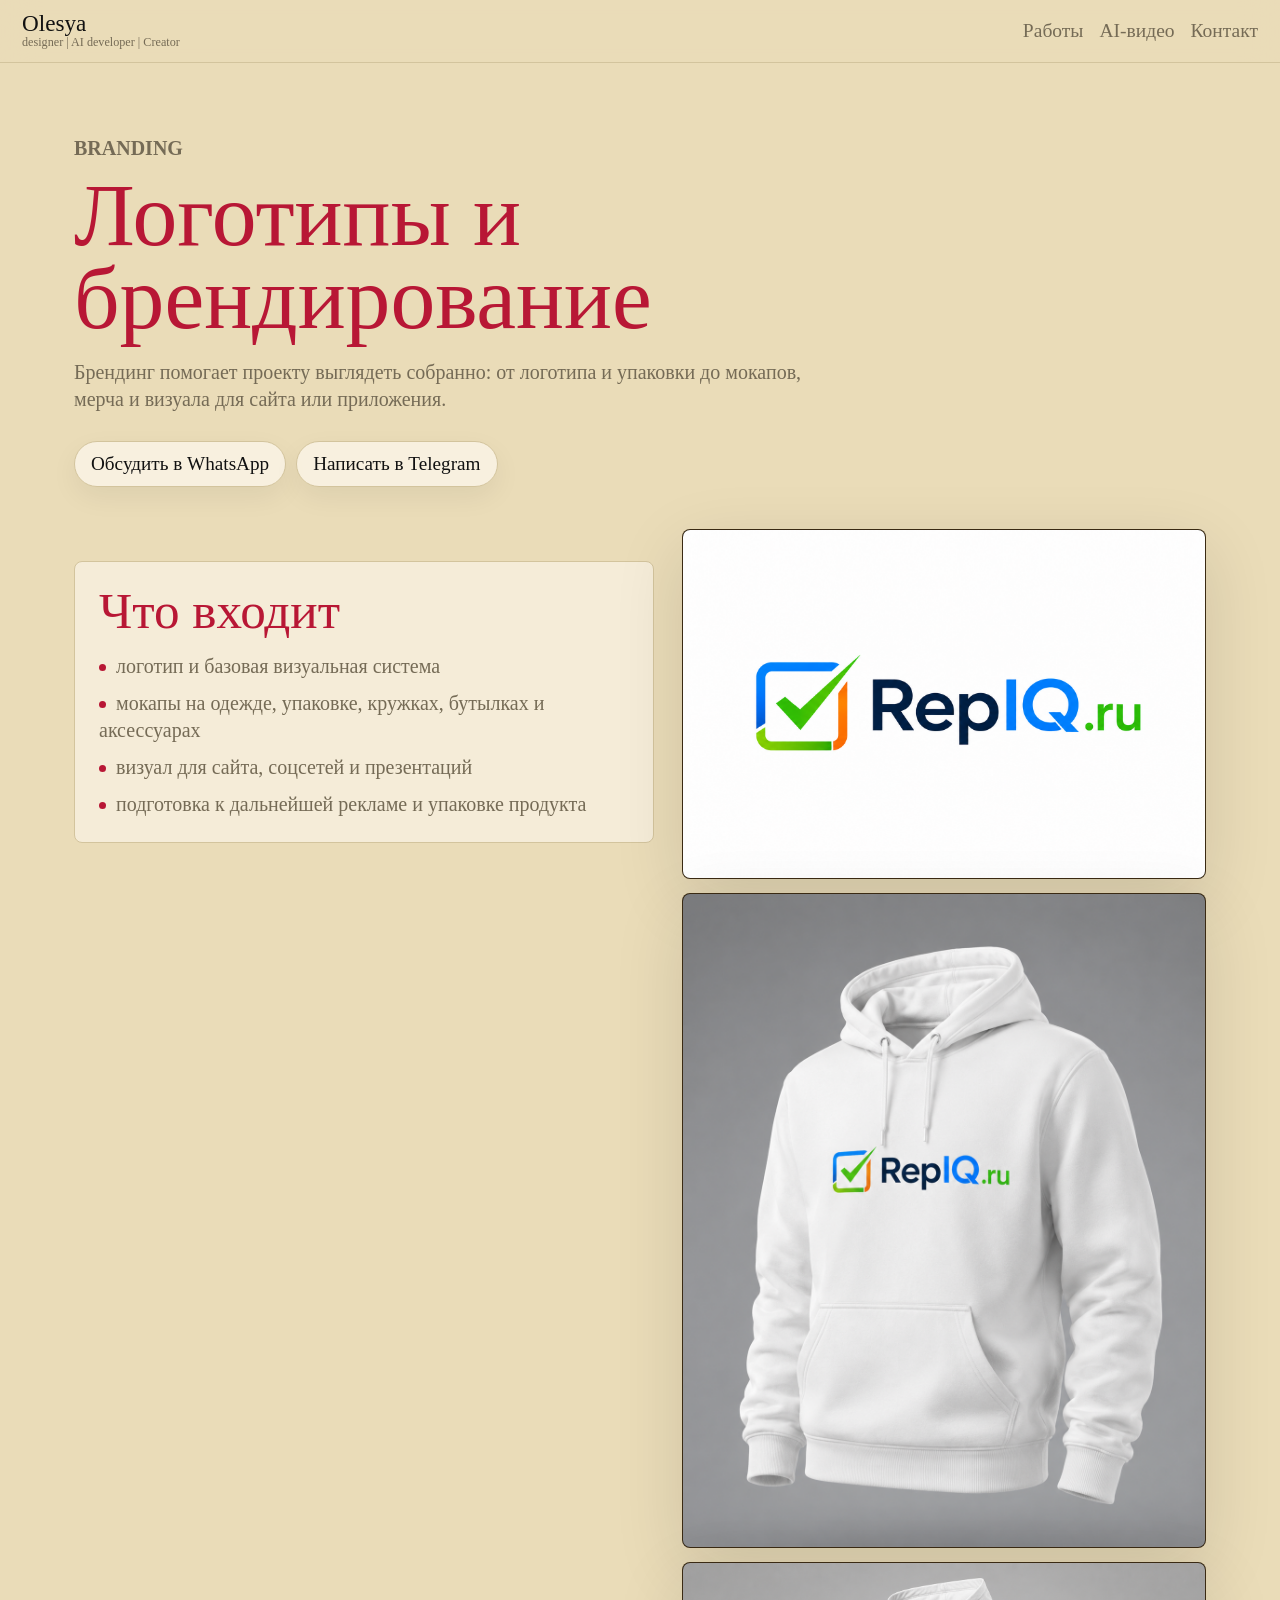
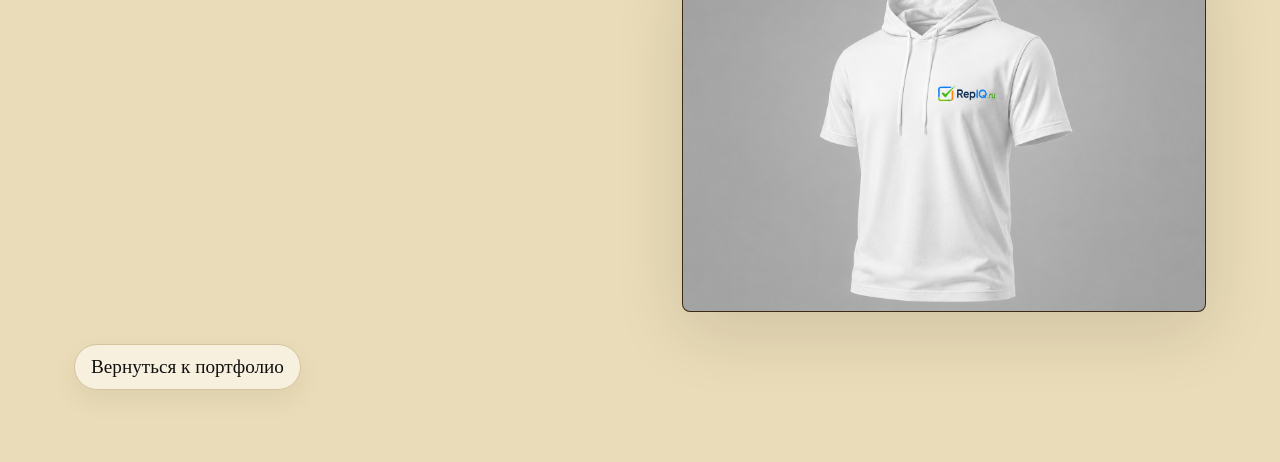
<file: brending.html>
<!doctype html>
<html lang="ru">
<head>
  <meta charset="utf-8">
  <meta name="viewport" content="width=device-width, initial-scale=1">
  <title>Логотипы, упаковка и брендирование - WizRoom</title>
  <meta name="description" content="Логотипы и брендирование: фирменный визуал, упаковка, мерч, мокапы и визуальная система для digital-проектов.">
  <link rel="canonical" href="https://vizrum.ru/brending.html">
  <meta property="og:title" content="Логотипы, упаковка и брендирование - WizRoom">
  <meta property="og:description" content="Логотипы и брендирование: фирменный визуал, упаковка, мерч, мокапы и визуальная система для digital-проектов.">
  <meta property="og:type" content="website">
  <meta property="og:url" content="https://vizrum.ru/brending.html">
  <meta property="og:image" content="https://vizrum.ru/assets/profile/olesya-presented-hero-desktop.jpg">
  <meta name="twitter:card" content="summary_large_image">
  <link rel="stylesheet" href="styles.css?v=20260711-1">
  <script type="application/ld+json">
  {
    "@context": "https://schema.org",
    "@type": "Service",
    "name": "Логотипы и брендирование",
    "provider": { "@type": "ProfessionalService", "name": "WizRoom", "url": "https://vizrum.ru/" },
    "areaServed": "RU",
    "description": "Логотипы и брендирование: фирменный визуал, упаковка, мерч, мокапы и визуальная система для digital-проектов."
  }
  </script>
</head>
<body class="service-page">
  <header class="site-header">
    <a class="brand" href="index.html#top" aria-label="WizRoom"><span><strong>Olesya</strong><small>designer | AI developer | Creator</small></span></a>
    <nav class="top-nav" aria-label="Навигация">
      <a href="index.html#work">Работы</a>
      <a href="index.html#vertical-video">AI-видео</a>
      <a href="index.html#contact">Контакт</a>
    </nav>
  </header>
  <main>
    <section class="service-hero">
      <p class="eyebrow">Branding</p>
      <h1>Логотипы и брендирование</h1>
      <p>Брендинг помогает проекту выглядеть собранно: от логотипа и упаковки до мокапов, мерча и визуала для сайта или приложения.</p>
      <div class="service-cta">
        <a href="https://wa.clck.bar/79603837857?text=%D0%94%D0%BE%D0%B1%D1%80%D1%8B%D0%B9%20%D0%B4%D0%B5%D0%BD%D1%8C!" target="_blank" rel="noreferrer">Обсудить в WhatsApp</a>
        <a href="https://t.me/repiq_ru" target="_blank" rel="noreferrer">Написать в Telegram</a>
      </div>
    </section>
    <section class="service-layout">
      <div class="service-card service-section">
        <h2>Что входит</h2>
        <ul class="service-list">
          <li>логотип и базовая визуальная система</li>
          <li>мокапы на одежде, упаковке, кружках, бутылках и аксессуарах</li>
          <li>визуал для сайта, соцсетей и презентаций</li>
          <li>подготовка к дальнейшей рекламе и упаковке продукта</li>
        </ul>
      </div>
      <div class="service-gallery" aria-label="Примеры работ">
          <img src="assets/series/branding/branding-001.png" alt="Логотип и брендирование" loading="lazy">
          <img src="assets/series/branding/branding-002.png" alt="Мокап брендирования" loading="lazy">
          <img src="assets/series/branding/branding-003.png" alt="Фирменный визуал бренда" loading="lazy">
      </div>
    </section>
    <section class="service-section">
      <a class="service-back" href="index.html#work">Вернуться к портфолио</a>
    </section>
  </main>
</body>
</html>
</file>
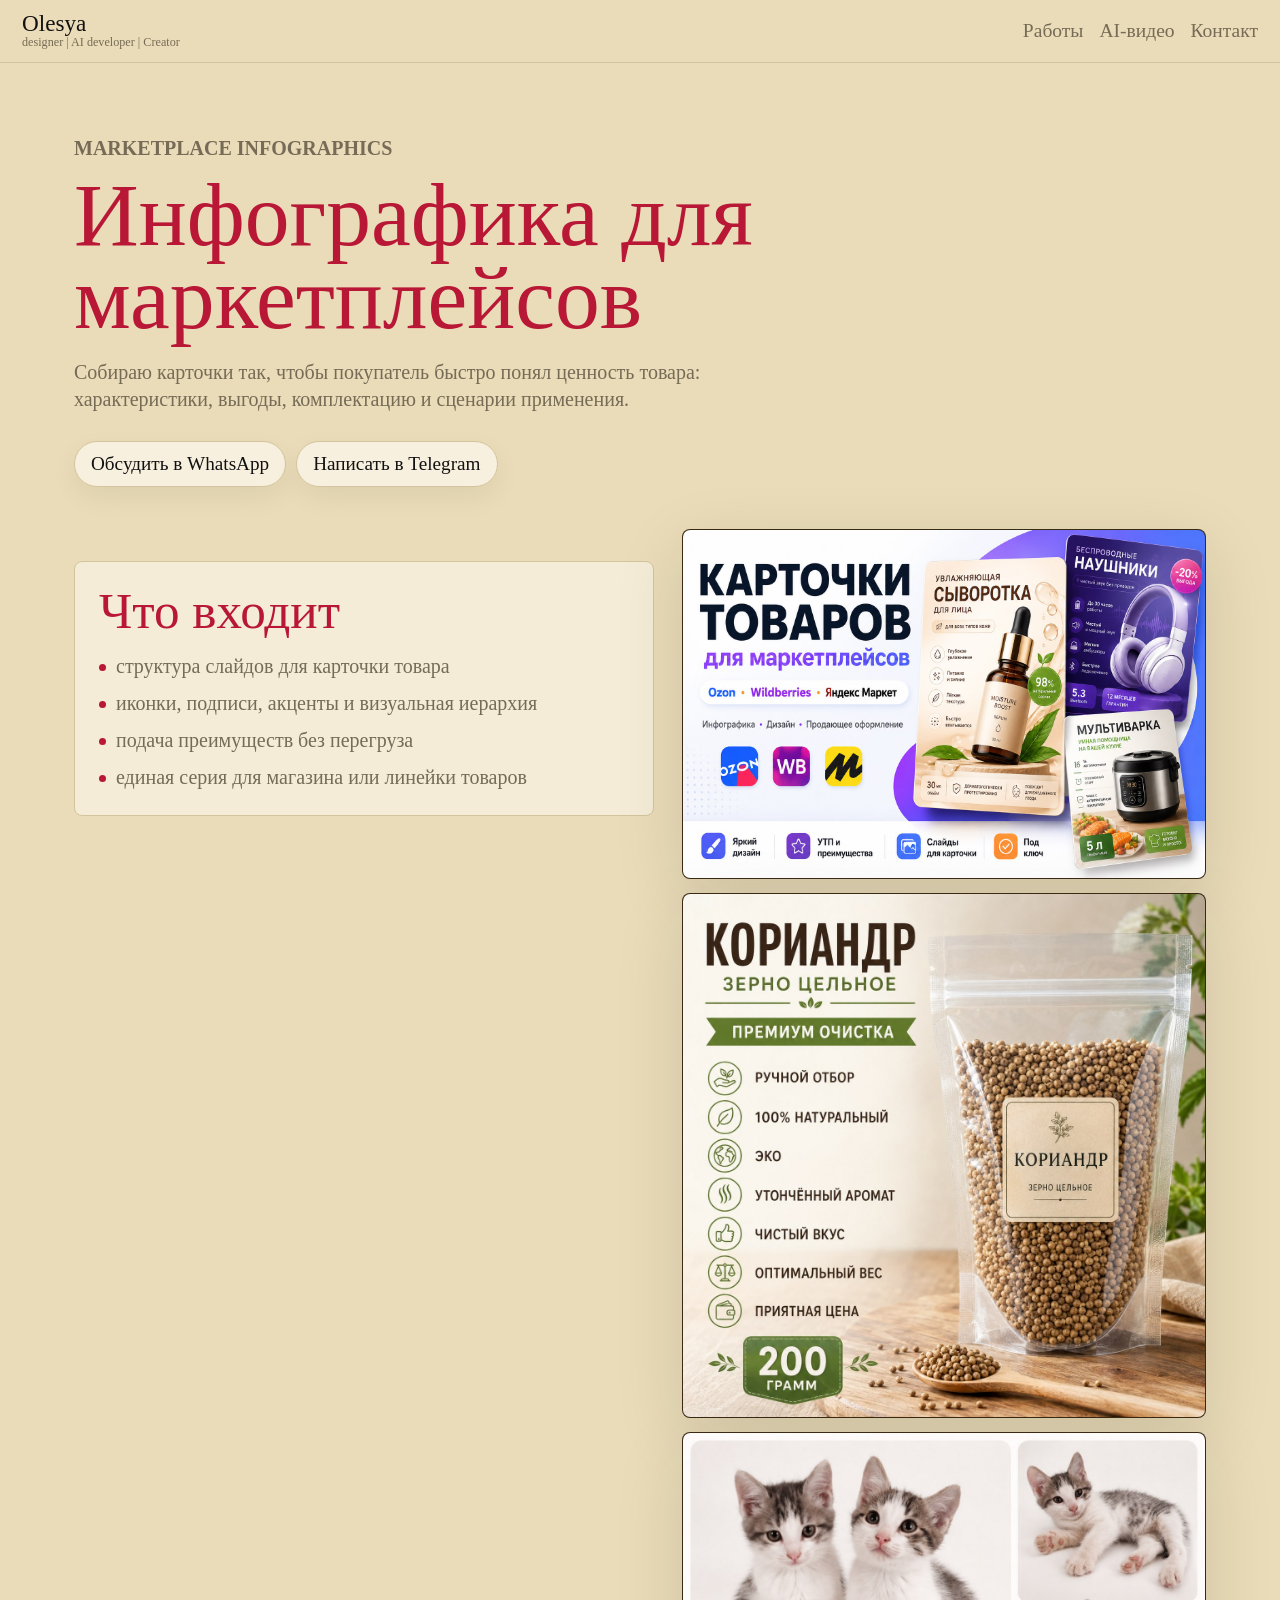
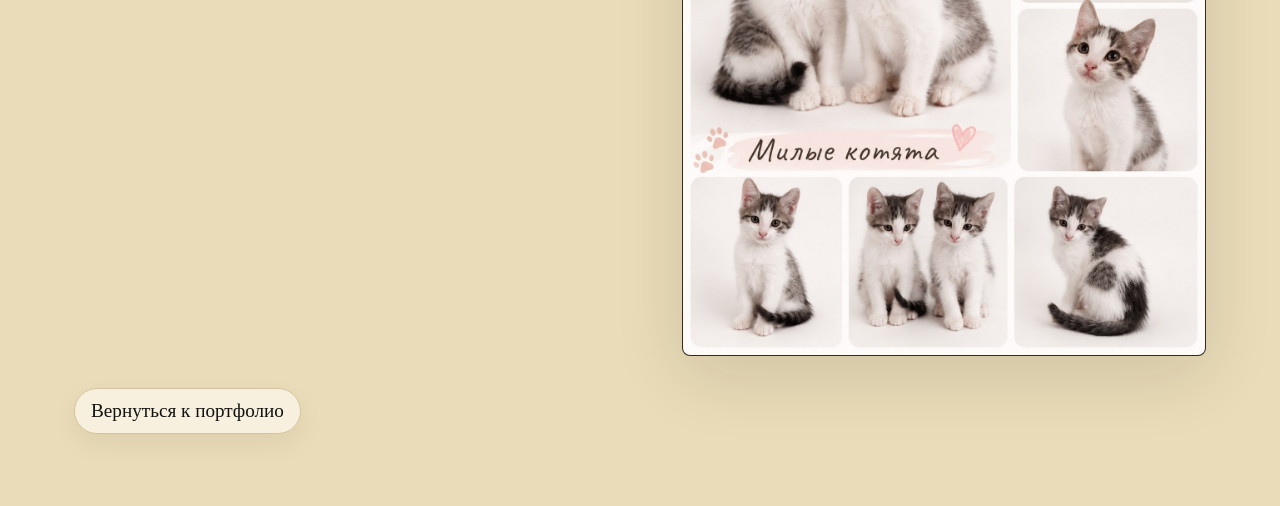
<file: infografika-marketpleisy.html>
<!doctype html>
<html lang="ru">
<head>
  <meta charset="utf-8">
  <meta name="viewport" content="width=device-width, initial-scale=1">
  <title>Инфографика для маркетплейсов - WizRoom</title>
  <meta name="description" content="Инфографика для маркетплейсов: понятные преимущества товара, слайды, визуальная структура и оформление для селлеров.">
  <link rel="canonical" href="https://vizrum.ru/infografika-marketpleisy.html">
  <meta property="og:title" content="Инфографика для маркетплейсов - WizRoom">
  <meta property="og:description" content="Инфографика для маркетплейсов: понятные преимущества товара, слайды, визуальная структура и оформление для селлеров.">
  <meta property="og:type" content="website">
  <meta property="og:url" content="https://vizrum.ru/infografika-marketpleisy.html">
  <meta property="og:image" content="https://vizrum.ru/assets/profile/olesya-presented-hero-desktop.jpg">
  <meta name="twitter:card" content="summary_large_image">
  <link rel="stylesheet" href="styles.css?v=20260711-1">
  <script type="application/ld+json">
  {
    "@context": "https://schema.org",
    "@type": "Service",
    "name": "Инфографика для маркетплейсов",
    "provider": { "@type": "ProfessionalService", "name": "WizRoom", "url": "https://vizrum.ru/" },
    "areaServed": "RU",
    "description": "Инфографика для маркетплейсов: понятные преимущества товара, слайды, визуальная структура и оформление для селлеров."
  }
  </script>
</head>
<body class="service-page">
  <header class="site-header">
    <a class="brand" href="index.html#top" aria-label="WizRoom"><span><strong>Olesya</strong><small>designer | AI developer | Creator</small></span></a>
    <nav class="top-nav" aria-label="Навигация">
      <a href="index.html#work">Работы</a>
      <a href="index.html#vertical-video">AI-видео</a>
      <a href="index.html#contact">Контакт</a>
    </nav>
  </header>
  <main>
    <section class="service-hero">
      <p class="eyebrow">Marketplace infographics</p>
      <h1>Инфографика для маркетплейсов</h1>
      <p>Собираю карточки так, чтобы покупатель быстро понял ценность товара: характеристики, выгоды, комплектацию и сценарии применения.</p>
      <div class="service-cta">
        <a href="https://wa.clck.bar/79603837857?text=%D0%94%D0%BE%D0%B1%D1%80%D1%8B%D0%B9%20%D0%B4%D0%B5%D0%BD%D1%8C!" target="_blank" rel="noreferrer">Обсудить в WhatsApp</a>
        <a href="https://t.me/repiq_ru" target="_blank" rel="noreferrer">Написать в Telegram</a>
      </div>
    </section>
    <section class="service-layout">
      <div class="service-card service-section">
        <h2>Что входит</h2>
        <ul class="service-list">
          <li>структура слайдов для карточки товара</li>
          <li>иконки, подписи, акценты и визуальная иерархия</li>
          <li>подача преимуществ без перегруза</li>
          <li>единая серия для магазина или линейки товаров</li>
        </ul>
      </div>
      <div class="service-gallery" aria-label="Примеры работ">
          <img src="assets/series/marketplace/market-004.jpg" alt="Инфографика преимуществ товара" loading="lazy">
          <img src="assets/series/marketplace/market-005.jpg" alt="Слайд карточки товара с преимуществами" loading="lazy">
          <img src="assets/series/marketplace/market-006.jpg" alt="Карточка товара с визуальной структурой" loading="lazy">
      </div>
    </section>
    <section class="service-section">
      <a class="service-back" href="index.html#work">Вернуться к портфолио</a>
    </section>
  </main>
</body>
</html>
</file>
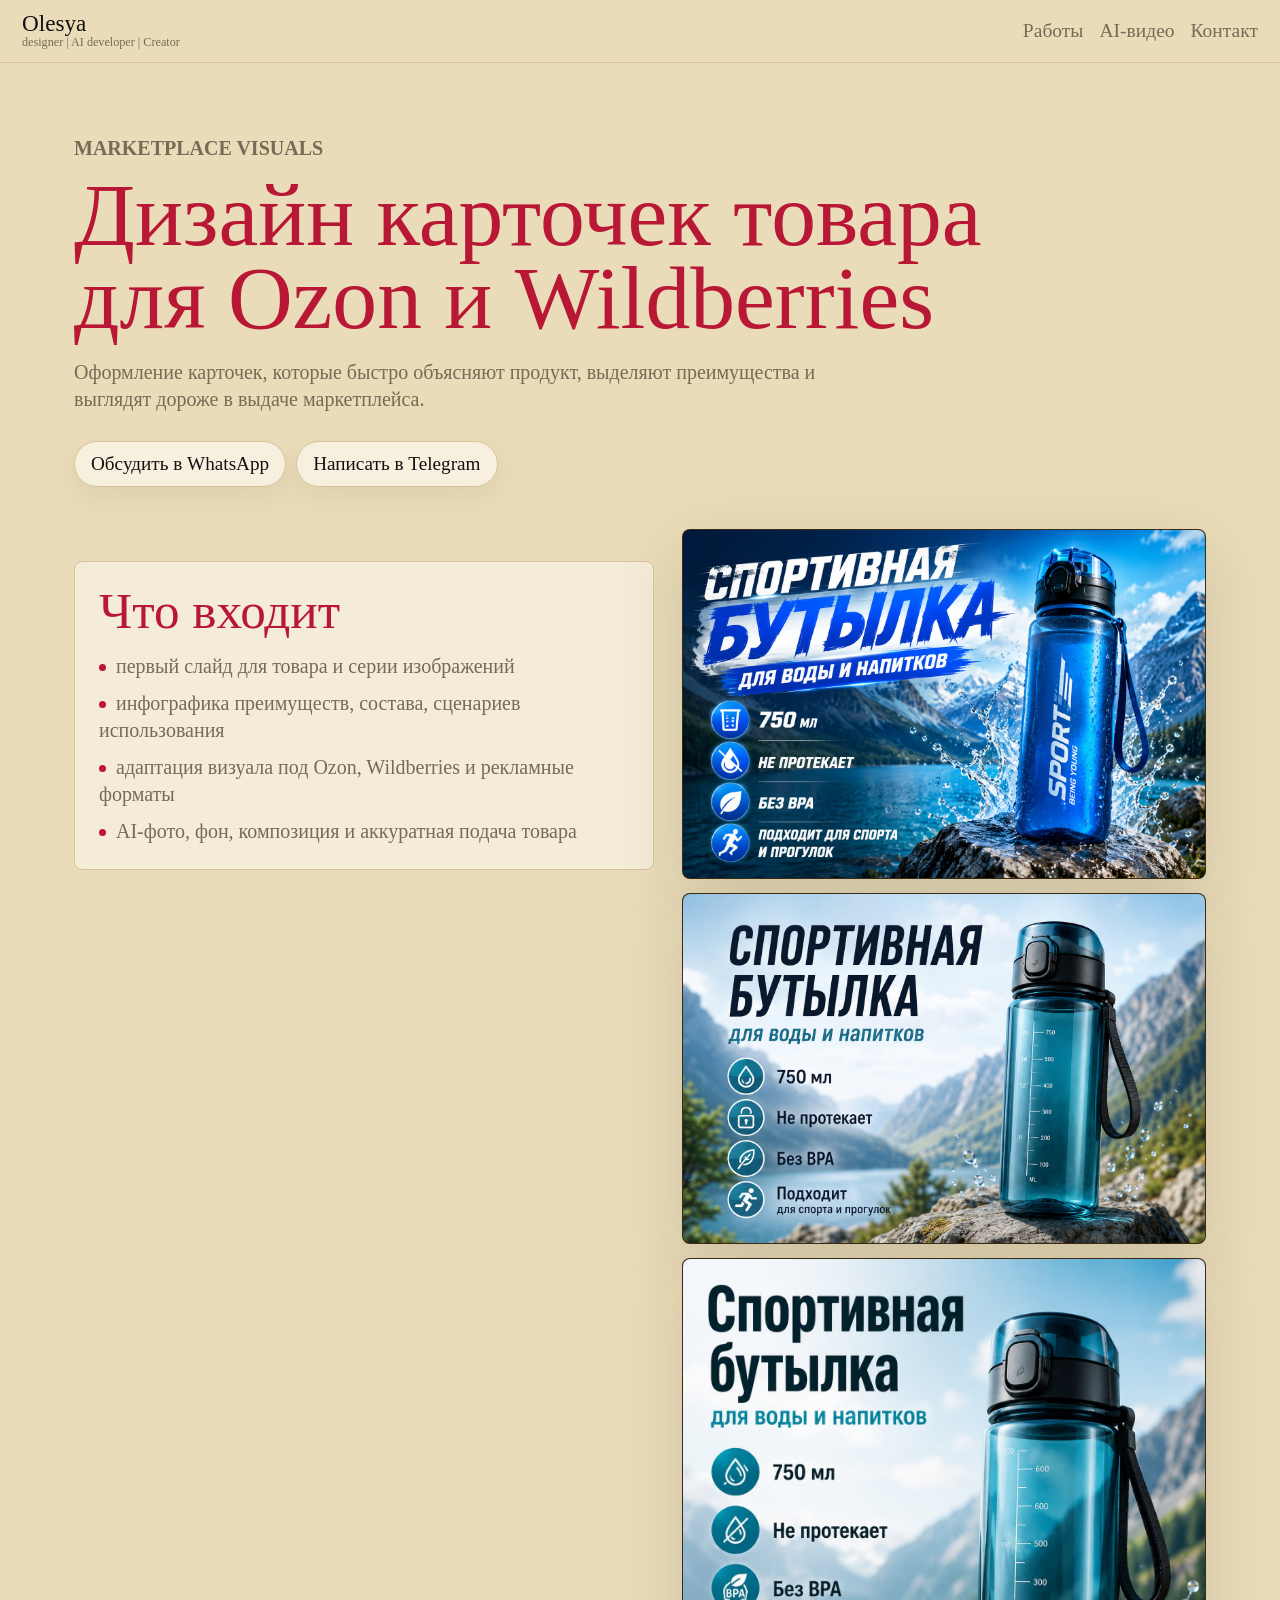
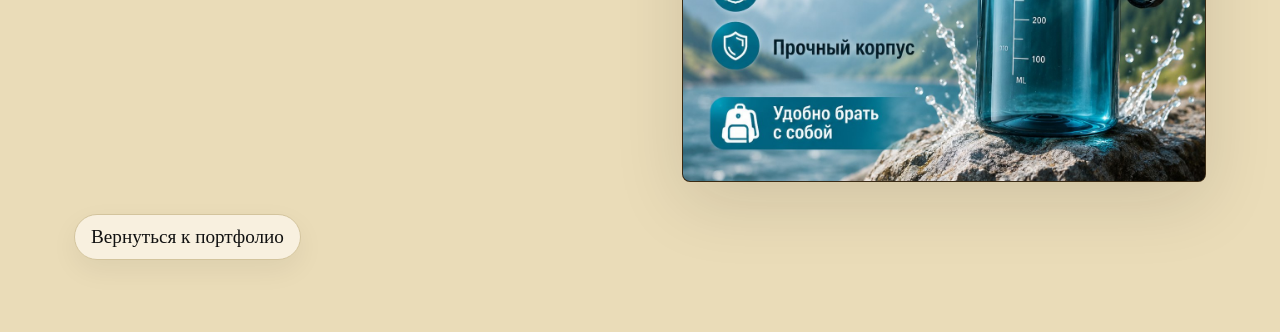
<file: kartochki-ozon-wildberries.html>
<!doctype html>
<html lang="ru">
<head>
  <meta charset="utf-8">
  <meta name="viewport" content="width=device-width, initial-scale=1">
  <title>Дизайн карточек товара для Ozon и Wildberries - WizRoom</title>
  <meta name="description" content="Дизайн карточек товара для Ozon и Wildberries: инфографика, первые слайды, преимущества, серии изображений и визуал для селлеров.">
  <link rel="canonical" href="https://vizrum.ru/kartochki-ozon-wildberries.html">
  <meta property="og:title" content="Дизайн карточек товара для Ozon и Wildberries - WizRoom">
  <meta property="og:description" content="Дизайн карточек товара для Ozon и Wildberries: инфографика, первые слайды, преимущества, серии изображений и визуал для селлеров.">
  <meta property="og:type" content="website">
  <meta property="og:url" content="https://vizrum.ru/kartochki-ozon-wildberries.html">
  <meta property="og:image" content="https://vizrum.ru/assets/profile/olesya-presented-hero-desktop.jpg">
  <meta name="twitter:card" content="summary_large_image">
  <link rel="stylesheet" href="styles.css?v=20260711-1">
  <script type="application/ld+json">
  {
    "@context": "https://schema.org",
    "@type": "Service",
    "name": "Дизайн карточек товара для Ozon и Wildberries",
    "provider": { "@type": "ProfessionalService", "name": "WizRoom", "url": "https://vizrum.ru/" },
    "areaServed": "RU",
    "description": "Дизайн карточек товара для Ozon и Wildberries: инфографика, первые слайды, преимущества, серии изображений и визуал для селлеров."
  }
  </script>
</head>
<body class="service-page">
  <header class="site-header">
    <a class="brand" href="index.html#top" aria-label="WizRoom"><span><strong>Olesya</strong><small>designer | AI developer | Creator</small></span></a>
    <nav class="top-nav" aria-label="Навигация">
      <a href="index.html#work">Работы</a>
      <a href="index.html#vertical-video">AI-видео</a>
      <a href="index.html#contact">Контакт</a>
    </nav>
  </header>
  <main>
    <section class="service-hero">
      <p class="eyebrow">Marketplace visuals</p>
      <h1>Дизайн карточек товара для Ozon и Wildberries</h1>
      <p>Оформление карточек, которые быстро объясняют продукт, выделяют преимущества и выглядят дороже в выдаче маркетплейса.</p>
      <div class="service-cta">
        <a href="https://wa.clck.bar/79603837857?text=%D0%94%D0%BE%D0%B1%D1%80%D1%8B%D0%B9%20%D0%B4%D0%B5%D0%BD%D1%8C!" target="_blank" rel="noreferrer">Обсудить в WhatsApp</a>
        <a href="https://t.me/repiq_ru" target="_blank" rel="noreferrer">Написать в Telegram</a>
      </div>
    </section>
    <section class="service-layout">
      <div class="service-card service-section">
        <h2>Что входит</h2>
        <ul class="service-list">
          <li>первый слайд для товара и серии изображений</li>
          <li>инфографика преимуществ, состава, сценариев использования</li>
          <li>адаптация визуала под Ozon, Wildberries и рекламные форматы</li>
          <li>AI-фото, фон, композиция и аккуратная подача товара</li>
        </ul>
      </div>
      <div class="service-gallery" aria-label="Примеры работ">
          <img src="assets/series/marketplace/market-001.jpg" alt="Дизайн карточки товара для Ozon и Wildberries" loading="lazy">
          <img src="assets/series/marketplace/market-002.jpg" alt="Инфографика для карточки товара маркетплейса" loading="lazy">
          <img src="assets/series/marketplace/market-003.jpg" alt="Серия слайдов карточки товара" loading="lazy">
      </div>
    </section>
    <section class="service-section">
      <a class="service-back" href="index.html#work">Вернуться к портфолио</a>
    </section>
  </main>
</body>
</html>
</file>
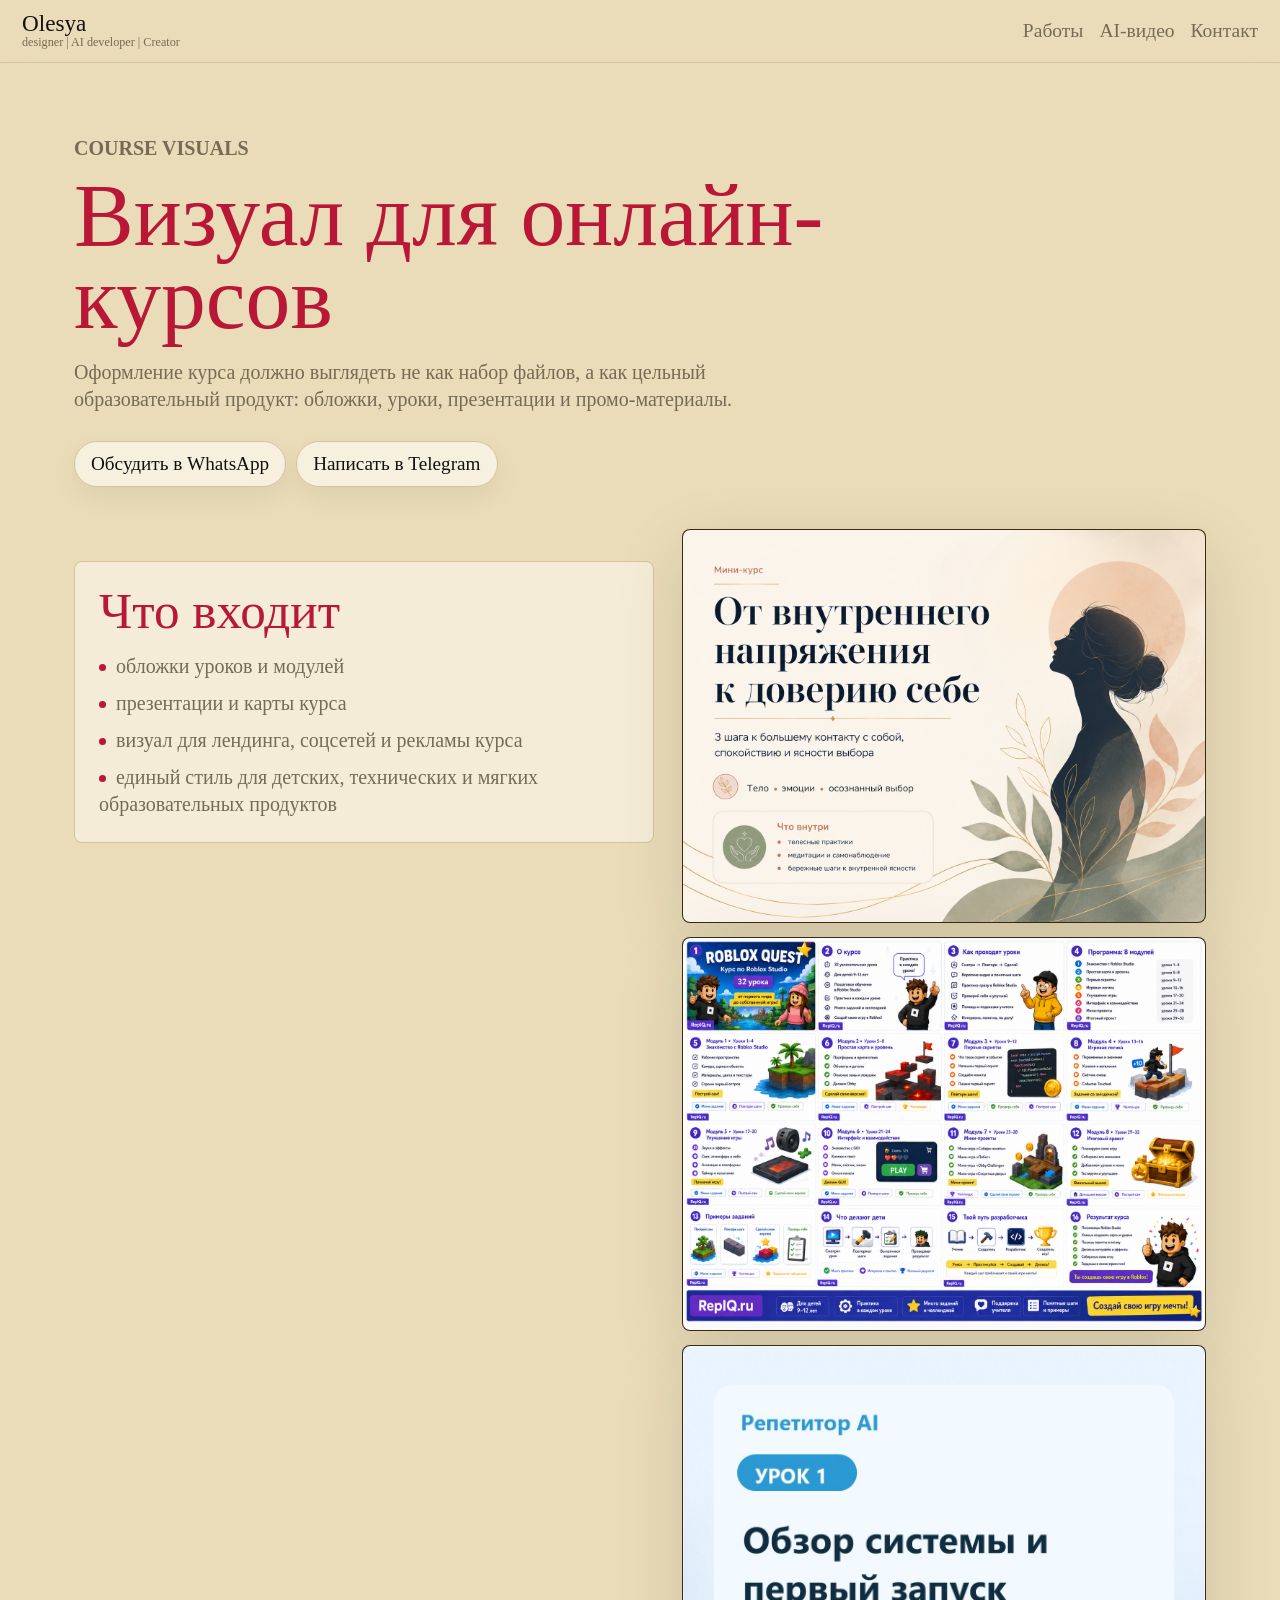
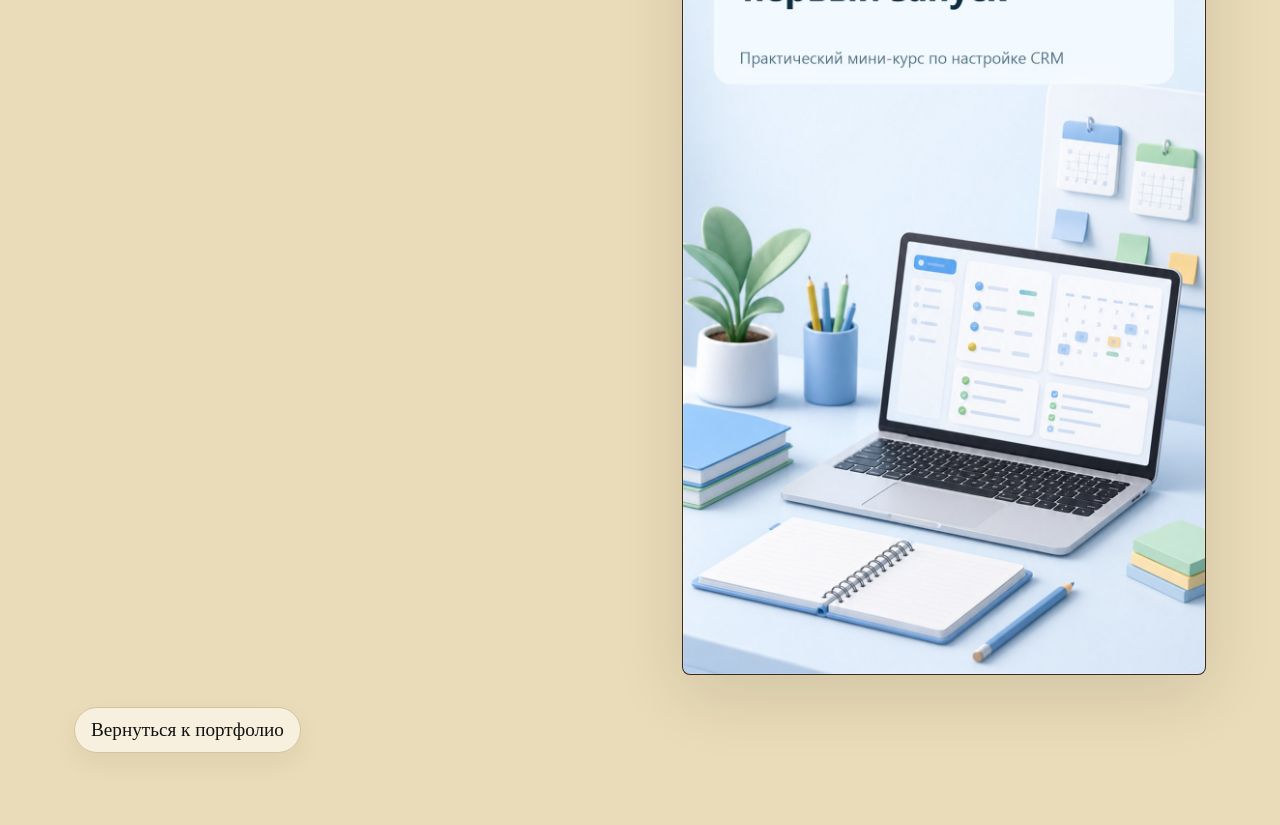
<file: vizual-dlya-kursov.html>
<!doctype html>
<html lang="ru">
<head>
  <meta charset="utf-8">
  <meta name="viewport" content="width=device-width, initial-scale=1">
  <title>Визуал для онлайн-курсов, уроков и презентаций - WizRoom</title>
  <meta name="description" content="Визуал для онлайн-курсов: обложки уроков, презентации, карты курса, промо-слайды и оформление образовательных материалов.">
  <link rel="canonical" href="https://vizrum.ru/vizual-dlya-kursov.html">
  <meta property="og:title" content="Визуал для онлайн-курсов, уроков и презентаций - WizRoom">
  <meta property="og:description" content="Визуал для онлайн-курсов: обложки уроков, презентации, карты курса, промо-слайды и оформление образовательных материалов.">
  <meta property="og:type" content="website">
  <meta property="og:url" content="https://vizrum.ru/vizual-dlya-kursov.html">
  <meta property="og:image" content="https://vizrum.ru/assets/profile/olesya-presented-hero-desktop.jpg">
  <meta name="twitter:card" content="summary_large_image">
  <link rel="stylesheet" href="styles.css?v=20260711-1">
  <script type="application/ld+json">
  {
    "@context": "https://schema.org",
    "@type": "Service",
    "name": "Визуал для онлайн-курсов",
    "provider": { "@type": "ProfessionalService", "name": "WizRoom", "url": "https://vizrum.ru/" },
    "areaServed": "RU",
    "description": "Визуал для онлайн-курсов: обложки уроков, презентации, карты курса, промо-слайды и оформление образовательных материалов."
  }
  </script>
</head>
<body class="service-page">
  <header class="site-header">
    <a class="brand" href="index.html#top" aria-label="WizRoom"><span><strong>Olesya</strong><small>designer | AI developer | Creator</small></span></a>
    <nav class="top-nav" aria-label="Навигация">
      <a href="index.html#work">Работы</a>
      <a href="index.html#vertical-video">AI-видео</a>
      <a href="index.html#contact">Контакт</a>
    </nav>
  </header>
  <main>
    <section class="service-hero">
      <p class="eyebrow">Course visuals</p>
      <h1>Визуал для онлайн-курсов</h1>
      <p>Оформление курса должно выглядеть не как набор файлов, а как цельный образовательный продукт: обложки, уроки, презентации и промо-материалы.</p>
      <div class="service-cta">
        <a href="https://wa.clck.bar/79603837857?text=%D0%94%D0%BE%D0%B1%D1%80%D1%8B%D0%B9%20%D0%B4%D0%B5%D0%BD%D1%8C!" target="_blank" rel="noreferrer">Обсудить в WhatsApp</a>
        <a href="https://t.me/repiq_ru" target="_blank" rel="noreferrer">Написать в Telegram</a>
      </div>
    </section>
    <section class="service-layout">
      <div class="service-card service-section">
        <h2>Что входит</h2>
        <ul class="service-list">
          <li>обложки уроков и модулей</li>
          <li>презентации и карты курса</li>
          <li>визуал для лендинга, соцсетей и рекламы курса</li>
          <li>единый стиль для детских, технических и мягких образовательных продуктов</li>
        </ul>
      </div>
      <div class="service-gallery" aria-label="Примеры работ">
          <img src="assets/series/course-covers/self-trust-mini-course-01.png" alt="Обложка мини-курса" loading="lazy">
          <img src="assets/series/course-covers/roblox-quest-map.png" alt="Карта курса Roblox Quest" loading="lazy">
          <img src="assets/series/course-covers/course-002.jpg" alt="Обложка урока курса" loading="lazy">
      </div>
    </section>
    <section class="service-section">
      <a class="service-back" href="index.html#work">Вернуться к портфолио</a>
    </section>
  </main>
</body>
</html>
</file>
<file: invitations/event/styles.css>
:root {
  --cream: #fff7ec;
  --ivory: #fffdf8;
  --ink: #392c2a;
  --wine: #6d2438;
  --gold: #bd8c45;
  --rose: #e8c8ba;
  --line: rgba(189, 140, 69, .28);
  --shadow: 0 28px 80px rgba(75, 43, 38, .16);
}
* { box-sizing: border-box; }
html { scroll-behavior: smooth; }
body {
  margin: 0;
  color: var(--ink);
  font-family: Montserrat, Arial, sans-serif;
  background:
    radial-gradient(circle at 18% 10%, rgba(232, 200, 186, .72), transparent 30%),
    radial-gradient(circle at 90% 8%, rgba(189, 140, 69, .24), transparent 28%),
    linear-gradient(135deg, #fffaf4 0%, #f7e7d8 52%, #fffdf8 100%);
}
.back {
  position: fixed;
  left: 24px;
  top: 24px;
  z-index: 30;
  width: 44px;
  height: 44px;
  display: grid;
  place-items: center;
  border: 1px solid var(--line);
  border-radius: 999px;
  background: rgba(255, 255, 255, .68);
  color: var(--wine);
  text-decoration: none;
  box-shadow: 0 12px 34px rgba(109, 36, 56, .12);
}
.nav {
  position: fixed;
  top: 22px;
  left: 50%;
  transform: translateX(-50%);
  z-index: 20;
  display: flex;
  gap: 28px;
  padding: 16px 28px;
  border: 1px solid rgba(255,255,255,.62);
  border-radius: 999px;
  background: rgba(255,255,255,.58);
  backdrop-filter: blur(18px);
  box-shadow: 0 18px 50px rgba(88, 49, 40, .12);
}
.nav a { color: #604741; text-decoration: none; font-size: 12px; letter-spacing: .14em; text-transform: uppercase; }
.hero {
  min-height: 100vh;
  display: grid;
  grid-template-columns: .86fr 1.14fr;
  align-items: center;
  gap: 54px;
  padding: 120px 7vw 72px;
  overflow: hidden;
}
.eyebrow { color: var(--gold); font-size: 12px; font-weight: 700; letter-spacing: .22em; text-transform: uppercase; }
h1, h2 { font-family: 'Cormorant Garamond', Georgia, serif; font-weight: 400; line-height: .9; }
h1 { margin: 18px 0; color: var(--wine); font-size: clamp(76px, 11vw, 164px); }
h2 { margin: 10px 0 18px; font-size: clamp(46px, 6vw, 86px); color: var(--wine); }
.date { font-family: 'Cormorant Garamond', Georgia, serif; font-size: 34px; letter-spacing: .08em; color: #7b4d43; }
.lead { max-width: 520px; font-size: 17px; line-height: 1.8; color: #6f5b54; }
.button, button {
  display: inline-flex;
  margin-top: 24px;
  padding: 17px 30px;
  border: 0;
  border-radius: 999px;
  background: linear-gradient(135deg, var(--wine), #b56c65);
  color: white;
  text-decoration: none;
  font-weight: 700;
  letter-spacing: .06em;
  text-transform: uppercase;
  cursor: pointer;
  box-shadow: 0 22px 52px rgba(109, 36, 56, .22);
}
.hero-art { margin: 0; position: relative; }
.hero-art:before { content: ''; position: absolute; inset: -28px 12% 36px -5%; border: 1px solid var(--line); border-radius: 36px; background: rgba(255,255,255,.28); transform: rotate(-2deg); }
.hero-art img { position: relative; width: min(100%, 760px); display: block; border-radius: 18px; box-shadow: var(--shadow); }
.section { padding: 96px 7vw; }
.section-title { max-width: 740px; margin-bottom: 38px; }
.detail-grid { display: grid; grid-template-columns: repeat(3, 1fr); gap: 18px; }
.detail-grid article, .rsvp-card {
  border: 1px solid var(--line);
  border-radius: 24px;
  background: rgba(255,255,255,.62);
  box-shadow: 0 18px 55px rgba(75, 43, 38, .08);
}
.detail-grid article { padding: 30px; }
.detail-grid span { color: var(--gold); font-family: 'Cormorant Garamond', Georgia, serif; font-size: 42px; }
h3 { margin: 12px 0 8px; font-family: 'Cormorant Garamond', Georgia, serif; font-size: 34px; color: var(--wine); }
.suite-grid { display: grid; grid-template-columns: repeat(3, 1fr); gap: 20px; align-items: start; }
.suite-grid img { width: 100%; border-radius: 20px; box-shadow: var(--shadow); }
.rsvp { display: grid; place-items: center; }
.rsvp-card { width: min(720px, 100%); padding: 44px; text-align: center; }
form { display: grid; gap: 14px; }
input, select { width: 100%; padding: 16px 18px; border: 1px solid var(--line); border-radius: 999px; background: rgba(255,255,255,.72); font: inherit; color: var(--ink); }
.thanks { font-size: 22px; color: var(--wine); }
@media (max-width: 860px) {
  .nav { display: none; }
  .hero { grid-template-columns: 1fr; padding-top: 96px; }
  .detail-grid, .suite-grid { grid-template-columns: 1fr; }
}
</file>
<file: invitations/wedding/styles.css>
*{box-sizing:border-box}html{scroll-behavior:smooth}body{margin:0;color:#34251e;background:#fbf4ec;font-family:Montserrat,Arial,sans-serif;font-weight:300}.back{position:fixed;z-index:30;left:22px;top:22px;width:42px;height:42px;display:grid;place-items:center;color:#9e7653;background:rgba(255,255,255,.62);border:1px solid rgba(198,153,116,.35);border-radius:50%;text-decoration:none;backdrop-filter:blur(14px)}.nav{position:fixed;z-index:25;top:22px;left:50%;transform:translateX(-50%);display:flex;gap:8px;padding:8px;background:rgba(255,252,247,.72);border:1px solid rgba(198,153,116,.28);border-radius:999px;box-shadow:0 18px 60px rgba(82,55,36,.08);backdrop-filter:blur(18px)}.nav a{padding:9px 14px;color:#4c3428;text-decoration:none;font-size:11px;text-transform:uppercase;letter-spacing:.12em}.hero{min-height:100svh;display:grid;grid-template-columns:minmax(320px,.72fr) minmax(360px,.95fr);gap:48px;align-items:center;padding:110px max(28px,7vw) 70px;position:relative;overflow:hidden}.hero:before{content:"";position:absolute;inset:0;background:radial-gradient(circle at 12% 18%,rgba(241,196,178,.58),transparent 30%),radial-gradient(circle at 82% 14%,rgba(215,184,139,.42),transparent 28%),linear-gradient(135deg,#fffaf4,#f5e3d5 48%,#fbf7f0);z-index:-2}.hero:after{content:"";position:absolute;right:-12vw;top:-12vw;width:42vw;height:42vw;border-radius:50%;background:rgba(255,255,255,.38);filter:blur(2px);z-index:-1}.hero-copy{max-width:660px}.eyebrow{margin:0 0 18px;color:#a77855;font-size:12px;font-weight:600;text-transform:uppercase;letter-spacing:.24em}h1,h2,h3,.date,.signature{font-family:'Cormorant Garamond',Georgia,serif;font-weight:300}h1{margin:0;color:#9b6e3f;font-size:clamp(58px,8vw,118px);line-height:.82;letter-spacing:.03em}h1 span{color:#c59a72}.date{margin:28px 0 0;color:#6c5141;font-size:clamp(28px,3vw,44px);letter-spacing:.12em}.lead{max-width:560px;margin:24px 0 34px;color:#745d52;font-size:18px;line-height:1.75}.button,button{display:inline-flex;justify-content:center;align-items:center;min-height:54px;padding:0 34px;color:#fff;background:#b87958;border:1px solid #b87958;border-radius:999px;text-decoration:none;text-transform:uppercase;letter-spacing:.13em;font-size:12px;font-weight:600;cursor:pointer;box-shadow:0 18px 38px rgba(184,121,88,.2)}.button:hover,button:hover{background:#9f6549}.hero-visual{margin:0;position:relative}.hero-visual img{display:block;width:100%;border-radius:2px;box-shadow:0 28px 90px rgba(79,50,34,.18)}.section{padding:92px max(28px,7vw)}.intro{background:#fffaf4}.intro-card,.form-card{max-width:820px;margin:0 auto;padding:54px;background:rgba(255,255,255,.76);border:1px solid rgba(198,153,116,.28);box-shadow:0 24px 80px rgba(79,50,34,.08);text-align:center}.intro-card h2,.section-title h2,.form-card h2{margin:0 0 22px;color:#9b6e3f;font-size:clamp(40px,5.5vw,72px);line-height:.9}.intro-card p,.section-title p{color:#70584d;font-size:18px;line-height:1.8}.signature{margin-top:30px!important;color:#b87958!important;font-size:32px!important}.details{background:#f4e6d9}.section-title{max-width:860px;margin:0 auto 48px;text-align:center}.cards{display:grid;grid-template-columns:repeat(3,minmax(0,1fr));gap:22px}.card{padding:34px;background:#fffaf4;border:1px solid rgba(198,153,116,.3);box-shadow:0 18px 48px rgba(79,50,34,.07)}.card span{color:#c59a72;font-size:12px;letter-spacing:.2em}.card h3{margin:28px 0 8px;color:#6c4433;font-size:34px}.time{margin:0 0 14px;color:#b87958;font-family:'Cormorant Garamond',Georgia,serif;font-size:42px}.gallery{background:#fffaf4}.gallery-grid{display:grid;grid-template-columns:1fr 1fr 1fr;gap:18px}.gallery-grid img{width:100%;height:100%;max-height:680px;object-fit:cover;box-shadow:0 20px 60px rgba(79,50,34,.1);background:#fff}.program{background:#32231d;color:#fff}.program .section-title h2,.program .section-title p{color:#fff}.steps{list-style:none;max-width:760px;margin:0 auto;padding:0}.steps li{display:grid;grid-template-columns:110px 1fr;gap:24px;padding:20px 0;border-bottom:1px solid rgba(255,255,255,.16)}.steps time{color:#deb990;font-family:'Cormorant Garamond',Georgia,serif;font-size:34px}.rsvp{background:linear-gradient(180deg,#fbf4ec,#f2dfd1)}form{display:grid;gap:22px;margin-top:30px;text-align:left}label{display:grid;gap:8px;color:#533b30;font-size:13px;font-weight:500}input,select,textarea{width:100%;padding:14px 0;border:0;border-bottom:1px solid #c69b76;background:transparent;color:#34251e;font:inherit;outline:none}input:focus,select:focus,textarea:focus{border-bottom-color:#a96748}.success{margin-top:18px!important;color:#a96748!important}.reveal{opacity:0;transform:translateY(24px);transition:opacity .8s ease,transform .8s ease}.reveal.is-visible{opacity:1;transform:none}@media(max-width:900px){.hero{grid-template-columns:1fr;padding-top:96px}.cards,.gallery-grid{grid-template-columns:1fr}.nav{max-width:calc(100vw - 86px);overflow:auto}.nav a{white-space:nowrap}.hero-visual{order:-1}.intro-card,.form-card{padding:34px}.steps li{grid-template-columns:82px 1fr}}
</file>
<file: styles.css>
:root {
  --page: #eadcb8;
  --paper: #fffaf0;
  --ink: #111111;
  --muted: #756b56;
  --line: #d3c49d;
  --soft: #e1d0a5;
  --red: #b81735;
  --blue: #265ca9;
  --green: #1e6c5d;
  --gold: #a76d19;
  --shadow: 0 20px 70px rgba(17, 17, 17, 0.12);
  --script: "Monotype Corsiva", "Segoe Script", "Segoe Print", Georgia, serif;
  --serif: Georgia, "Times New Roman", serif;
}

* {
  box-sizing: border-box;
}

html {
  scroll-behavior: smooth;
}

body {
  margin: 0;
  overflow-x: hidden;
  color: var(--ink);
  background: var(--page);
  font-family: var(--serif);
  line-height: 1.35;
}

body.modal-open {
  overflow: hidden;
}

img {
  display: block;
  max-width: 100%;
}

a {
  color: inherit;
  text-decoration: none;
}

button {
  font: inherit;
}

.site-header {
  position: sticky;
  top: 0;
  z-index: 50;
  display: flex;
  align-items: center;
  justify-content: space-between;
  gap: 18px;
  padding: 12px 22px;
  background: rgba(234, 220, 184, 0.92);
  border-bottom: 1px solid var(--line);
  backdrop-filter: blur(18px);
}

.brand {
  display: inline-flex;
  align-items: center;
  gap: 0;
  min-width: 0;
}

.brand strong,
.brand small {
  display: block;
  letter-spacing: 0;
}

.brand strong {
  font-family: var(--script);
  font-size: 1.45rem;
  font-weight: 400;
  line-height: 0.95;
}

.brand small,
.brand-resume {
  color: var(--muted);
  font-size: 0.76rem;
}

.brand-resume {
  display: inline;
  letter-spacing: 0;
}

.brand-resume:hover {
  color: var(--red);
}

.top-nav {
  display: flex;
  flex-wrap: wrap;
  justify-content: flex-end;
  gap: 16px;
  color: var(--muted);
  font-family: var(--script);
  font-size: 1.22rem;
}

.coffee-link {
  display: inline-flex;
  align-items: center;
  justify-content: center;
  gap: 6px;
  min-height: 28px;
  padding: 2px 0;
  color: #8b5a1f;
  font-family: var(--script);
  font-size: 1.02rem;
  line-height: 1;
  white-space: nowrap;
  transition: color 0.2s ease, transform 0.2s ease;
}

.coffee-link svg {
  width: 22px;
  height: 22px;
  fill: none;
  stroke: currentColor;
  stroke-width: 1.7;
  stroke-linecap: round;
  stroke-linejoin: round;
  flex: 0 0 auto;
}

.coffee-link:hover {
  color: var(--red);
  transform: translateY(-1px);
}
.top-nav a:hover,
.underline-link:hover,
.contact-links a:hover {
  color: var(--red);
}

main {
  width: min(1500px, 100%);
  margin: 0 auto;
}

.cover-hero {
  position: relative;
  width: 100vw;
  min-height: calc(100vh - 67px);
  margin-left: calc(50% - 50vw);
  overflow: hidden;
  background: #111;
}

.cover-picture,
.cover-photo {
  position: absolute;
  inset: 0;
}

.cover-photo {
  width: 100%;
  height: 100%;
  object-fit: cover;
  object-position: 50% 42%;
  transform: scale(1.03);
}

.cover-shade {
  position: absolute;
  inset: 0;
  background:
    linear-gradient(90deg, rgba(10, 8, 7, 0.64) 0%, rgba(10, 8, 7, 0.3) 38%, rgba(10, 8, 7, 0.04) 68%),
    linear-gradient(0deg, rgba(10, 8, 7, 0.42) 0%, rgba(10, 8, 7, 0.02) 48%);
}

.cover-copy {
  position: relative;
  z-index: 1;
  display: flex;
  min-height: calc(100vh - 67px);
  max-width: 760px;
  flex-direction: column;
  justify-content: flex-end;
  padding: 8vh 24px 9vh;
  color: #fff;
}

.cover-copy .eyebrow {
  color: #f5c84b;
  text-shadow: 0 2px 18px rgba(0, 0, 0, 0.35);
}

.cover-copy h1 {
  max-width: 700px;
  font-family: "Monotype Corsiva", "Segoe Script", Georgia, serif;
  font-size: clamp(3.4rem, 7vw, 7rem);
  font-weight: 400;
  line-height: 0.98;
  text-shadow: 0 8px 36px rgba(0, 0, 0, 0.45);
}

.cover-copy h1 span {
  display: block;
}

.cover-copy p:not(.eyebrow) {
  max-width: 580px;
  margin: 24px 0 0;
  color: rgba(255, 255, 255, 0.88);
  font-size: clamp(1.05rem, 1.6vw, 1.35rem);
}

.underline-link.light {
  color: #fff;
  border-color: rgba(255, 255, 255, 0.82);
}

.underline-link.light.muted {
  color: rgba(255, 255, 255, 0.78);
  border-color: rgba(255, 255, 255, 0.4);
}

.hero {
  display: grid;
  grid-template-columns: minmax(320px, 0.9fr) minmax(260px, 0.44fr);
  gap: 24px;
  min-height: calc(100vh - 67px);
  padding: 54px 24px 28px;
  align-items: end;
}

.hero > * {
  min-width: 0;
}

.hero-copy {
  min-width: 0;
}

.eyebrow {
  margin: 0 0 12px;
  color: var(--red);
  font-family: var(--serif);
  font-size: 0.72rem;
  font-weight: 900;
  letter-spacing: 0;
  text-transform: uppercase;
}

h1,
h2 {
  margin: 0;
  font-family: var(--script);
  font-weight: 500;
  letter-spacing: 0;
}

h1 {
  max-width: 820px;
  font-size: clamp(3.2rem, 7.5vw, 7.4rem);
  line-height: 0.88;
}

.hero-line {
  max-width: 620px;
  margin: 24px 0 0;
  color: var(--muted);
  font-size: clamp(1rem, 1.5vw, 1.25rem);
}

.hero-actions {
  display: flex;
  flex-wrap: wrap;
  gap: 20px;
  margin-top: 30px;
}

.underline-link {
  display: inline-flex;
  align-items: center;
  flex: 0 0 auto;
  min-height: 42px;
  padding-bottom: 3px;
  border-bottom: 1px solid var(--ink);
  font-family: var(--script);
  font-size: 1.35rem;
  font-weight: 900;
}

.underline-link.muted {
  color: var(--muted);
  border-color: var(--line);
}

.hero-profile {
  align-self: start;
  display: grid;
  gap: 14px;
  justify-items: start;
  padding-top: 8px;
}

.hero-profile img {
  width: min(220px, 48vw);
  aspect-ratio: 1 / 1;
  object-fit: cover;
  border: 1px solid var(--ink);
  border-radius: 50%;
  background: var(--paper);
  box-shadow: var(--shadow);
}

.hero-profile p {
  margin: 0;
  font-weight: 900;
}

.hero-profile span {
  display: block;
  max-width: 250px;
  margin-top: 4px;
  color: var(--muted);
  font-size: 0.92rem;
}

.hero-strip {
  grid-column: 1 / -1;
  display: grid;
  grid-template-columns: 1.2fr 0.8fr 0.8fr 1fr;
  gap: 12px;
  min-width: 0;
}

.hero-strip img {
  width: 100%;
  height: 310px;
  object-fit: cover;
  border: 1px solid var(--line);
  border-radius: 8px;
  background: var(--soft);
  box-shadow: 0 16px 46px rgba(17, 17, 17, 0.1);
}

.index-strip,
.series-section,
.download-section,
.pdf-section,
.contact-section {
  border-top: 1px solid var(--line);
  padding: 56px 24px;
}

.index-links {
  display: flex;
  gap: 10px;
  overflow-x: auto;
  padding-bottom: 4px;
}

.index-links a {
  flex: 0 0 auto;
  min-height: 42px;
  padding: 11px 14px;
  color: var(--ink);
  background: var(--paper);
  border: 1px solid var(--line);
  border-radius: 999px;
  font-family: var(--script);
  font-size: 1.28rem;
  font-weight: 400;
}

.section-top {
  display: block;
  margin-bottom: 14px;
}

.series-section .section-heading .eyebrow {
  margin-bottom: 0;
  font-family: var(--script);
  font-size: clamp(1.9rem, 3.6vw, 3.7rem);
  font-weight: 400;
  line-height: 0.95;
  text-transform: none;
}

.section-heading h2 {
  font-size: clamp(2.35rem, 5vw, 5.2rem);
  line-height: 0.92;
}

.section-heading p:not(.eyebrow) {
  max-width: 520px;
  margin: 16px 0 0;
  color: var(--muted);
}

.carousel-controls {
  display: flex;
  justify-content: flex-end;
  gap: 8px;
}

.icon-button {
  display: grid;
  width: 42px;
  height: 42px;
  place-items: center;
  color: var(--ink);
  background: var(--paper);
  border: 1px solid var(--line);
  border-radius: 50%;
  cursor: pointer;
  font-size: 1.25rem;
  font-weight: 900;
}

.icon-button:hover {
  color: #fff;
  background: var(--ink);
  border-color: var(--ink);
}

.work-rail {
  display: grid;
  grid-auto-flow: column;
  grid-auto-columns: minmax(520px, 58%);
  gap: 22px;
  overflow-x: auto;
  padding: 4px 62px 18px;
  scroll-behavior: smooth;
  scroll-snap-type: x mandatory;
  scrollbar-width: none;
}

.work-rail::-webkit-scrollbar {
  display: none;
}

.series-section[data-format="portrait"] .work-rail {
  grid-auto-columns: minmax(420px, 42%);
}

.series-section[data-format="square"] .work-rail {
  grid-auto-columns: minmax(440px, 46%);
}

.series-section[data-format="wide"] .work-rail {
  grid-auto-columns: minmax(680px, 72%);
}


.empty-showcase {
  min-height: 240px;
  display: grid;
  place-items: center;
  gap: 12px;
  padding: 48px 28px;
  border: 1px solid rgba(142, 27, 26, .18);
  background:
    linear-gradient(135deg, rgba(255, 255, 255, .48), rgba(255, 248, 226, .34)),
    radial-gradient(circle at 18% 18%, rgba(142, 27, 26, .09), transparent 36%);
  box-shadow: 0 22px 60px rgba(89, 64, 43, .08);
  text-align: center;
}

.empty-showcase span {
  font-family: var(--script);
  font-size: clamp(2rem, 4vw, 4rem);
  color: var(--red);
  line-height: .95;
}

.empty-showcase p {
  max-width: 560px;
  margin: 0;
  color: var(--muted);
  font-size: .95rem;
  letter-spacing: .04em;
}

.carousel-shell {
  position: relative;
}

.side-arrow {
  position: absolute;
  top: 50%;
  z-index: 5;
  display: grid;
  width: 52px;
  height: 52px;
  place-items: center;
  color: #fff;
  background: rgba(17, 17, 17, 0.86);
  border: 1px solid rgba(255, 255, 255, 0.28);
  border-radius: 50%;
  box-shadow: 0 12px 34px rgba(17, 17, 17, 0.22);
  cursor: pointer;
  font-size: 2rem;
  line-height: 1;
  transform: translateY(-50%);
}

.side-arrow:hover {
  background: var(--red);
}

.side-prev {
  left: 12px;
}

.side-next {
  right: 12px;
}

.work-slide {
  min-width: 0;
  background: var(--paper);
  border: 1px solid var(--line);
  border-radius: 8px;
  overflow: hidden;
  scroll-snap-align: start;
  cursor: pointer;
  transition: transform 180ms ease, box-shadow 180ms ease, border-color 180ms ease;
}

.work-slide:hover {
  transform: translateY(-3px);
  border-color: #b9b7ad;
  box-shadow: var(--shadow);
}

.work-link-badge {
  position: absolute;
  right: 14px;
  bottom: 14px;
  z-index: 2;
  padding: 8px 12px;
  color: var(--paper);
  background: rgba(17, 17, 17, 0.78);
  border: 1px solid rgba(255, 255, 255, 0.28);
  border-radius: 999px;
  font-family: var(--script);
  font-size: 1.15rem;
  line-height: 1;
  pointer-events: none;
}

.work-slide img,
.work-slide video {
  width: 100%;
  display: block;
  aspect-ratio: 4 / 3;
  object-fit: contain;
  background: var(--soft);
}

.series-section[data-format="square"] .work-slide img {
  aspect-ratio: 1 / 1;
}

.series-section[data-format="portrait"] .work-slide img {
  aspect-ratio: 3 / 4;
}

.series-section[data-format="wide"] .work-slide img,
.series-section[data-format="wide"] .work-slide video {
  aspect-ratio: 16 / 9;
}

.work-slide.is-portrait-video {
  justify-self: center;
  width: min(360px, 100%);
}

.series-section[data-format="wide"] .work-slide.is-portrait-video video,
.work-slide.is-portrait-video video {
  aspect-ratio: 9 / 16;
  object-fit: cover;
  background: #111;
}
.work-caption {
  display: flex;
  align-items: center;
  justify-content: space-between;
  gap: 10px;
  min-height: 58px;
  padding: 11px 12px;
}

.work-caption strong {
  min-width: 0;
  overflow: hidden;
  font-size: 0.95rem;
  text-overflow: ellipsis;
  white-space: nowrap;
}

.work-caption span {
  flex: 0 0 auto;
  color: var(--muted);
  font-size: 0.78rem;
  font-weight: 800;
}

.pdf-layout {
  display: grid;
  grid-template-columns: minmax(280px, 0.44fr) minmax(460px, 1fr);
  gap: 18px;
  margin-top: 22px;
}

.download-section {
  display: grid;
  grid-template-columns: minmax(280px, 0.72fr) minmax(220px, 360px);
  gap: 26px;
  align-items: end;
}

.download-copy h2,
.pdf-section .section-heading h2 {
  max-width: 780px;
  color: var(--red);
  font-family: var(--script);
  font-size: clamp(2rem, 3.7vw, 4rem);
  font-weight: 400;
  line-height: 0.95;
}

.download-section p:not(.eyebrow) {
  max-width: 520px;
  margin: 14px 0 0;
  color: var(--muted);
}

.app-preview {
  margin: 0;
  padding: 12px;
  background: var(--paper);
  border: 1px solid var(--line);
  border-radius: 8px;
  box-shadow: var(--shadow);
}

.app-preview img {
  display: block;
  width: 100%;
  aspect-ratio: 4 / 5;
  object-fit: cover;
  object-position: top center;
  border-radius: 6px;
  background: #fff;
}

.download-actions {
  display: flex;
  flex-wrap: wrap;
  gap: 10px;
  justify-content: flex-start;
  margin-top: 18px;
}

.download-link {
  display: inline-flex;
  align-items: center;
  justify-content: center;
  min-height: 62px;
  padding: 16px 24px;
  color: var(--paper);
  background: var(--red);
  border-radius: 999px;
  font-family: var(--script);
  font-size: 1.45rem;
}

.download-link.secondary {
  color: var(--red);
  background: var(--paper);
  border: 1px solid rgba(184, 23, 53, 0.34);
}

.pdf-section {
  background: #f7edcf;
}

.pdf-section .section-heading .eyebrow,
.download-section .eyebrow {
  color: var(--red);
}

.pdf-list {
  display: grid;
  align-content: start;
  gap: 8px;
  max-height: 720px;
  overflow: auto;
}

.pdf-button {
  display: flex;
  align-items: center;
  justify-content: space-between;
  gap: 14px;
  min-height: 58px;
  padding: 13px 14px;
  text-align: left;
  background: var(--paper);
  border: 1px solid var(--line);
  border-radius: 8px;
  cursor: pointer;
  font-family: var(--script);
  font-size: 1.28rem;
  font-weight: 400;
}

.pdf-button span {
  color: var(--muted);
  font-size: 0.78rem;
}

.pdf-button.is-active {
  color: var(--red);
  background: rgba(255, 250, 240, 0.58);
  border-color: rgba(184, 23, 53, 0.34);
}

.pdf-button.is-active span {
  color: var(--muted);
}

.pdf-viewer {
  min-height: 720px;
  overflow: hidden;
  background: var(--paper);
  border: 1px solid var(--line);
  border-radius: 8px;
}

.pdf-toolbar {
  display: flex;
  align-items: center;
  justify-content: space-between;
  gap: 12px;
  min-height: 54px;
  padding: 12px 14px;
  border-bottom: 1px solid var(--line);
  font-family: var(--script);
  font-size: 1.35rem;
  font-weight: 400;
}

.pdf-toolbar a {
  color: var(--red);
  font-size: 0.9rem;
}

.pdf-viewer iframe {
  width: 100%;
  height: 666px;
  border: 0;
}

.contact-section {
  width: 100vw;
  margin-left: calc(50% - 50vw);
  padding-right: max(24px, calc((100vw - 1452px) / 2 + 24px));
  padding-left: max(24px, calc((100vw - 1452px) / 2 + 24px));
  padding-bottom: 80px;
  background: #f3e8c7;
}

.contact-section h2 {
  max-width: 840px;
  color: #fff;
  font-size: clamp(2.3rem, 4.8vw, 5rem);
  font-weight: 400;
  line-height: 0.98;
}

.contact-links {
  display: grid;
  grid-template-columns: repeat(5, minmax(0, 1fr));
  gap: 10px;
  margin-top: 24px;
}

.contact-links a {
  min-height: 72px;
  padding: 18px;
  overflow-wrap: anywhere;
  background: var(--paper);
  border: 1px solid var(--line);
  border-radius: 8px;
  font-family: var(--script);
  font-size: 1.22rem;
  font-weight: 400;
}

.modal {
  position: fixed;
  inset: 0;
  z-index: 100;
  display: none;
}

.modal.is-open {
  display: block;
}

.modal-backdrop {
  position: absolute;
  inset: 0;
  background: rgba(9, 9, 9, 0.78);
}

.modal-panel {
  position: absolute;
  inset: 24px;
  display: grid;
  place-items: center;
  margin: 0;
  padding: 20px;
  background: var(--paper);
  border-radius: 8px;
}

.modal-panel img {
  width: 100%;
  height: calc(100vh - 150px);
  object-fit: contain;
}

.modal-close,
.modal-arrow {
  position: absolute;
  z-index: 2;
  display: grid;
  place-items: center;
  color: #fff;
  background: var(--ink);
  border: 0;
  border-radius: 50%;
  cursor: pointer;
}

.modal-close {
  top: 12px;
  right: 12px;
  width: 40px;
  height: 40px;
  font-size: 1.5rem;
}

.modal-arrow {
  top: 50%;
  width: 46px;
  height: 46px;
  transform: translateY(-50%);
  font-size: 2rem;
}

.modal-prev {
  left: 14px;
}

.modal-next {
  right: 14px;
}

.modal-caption {
  position: absolute;
  left: 20px;
  right: 20px;
  bottom: 16px;
  display: flex;
  justify-content: space-between;
  gap: 18px;
  color: var(--muted);
  font-size: 0.92rem;
}

.modal-caption strong {
  color: var(--ink);
}

@media (max-width: 980px) {
  .hero {
    grid-template-columns: 1fr;
    min-height: auto;
  }

  .hero-profile {
    grid-template-columns: auto 1fr;
    align-items: center;
  }

  .hero-profile img {
    width: 116px;
  }

  .hero-strip {
    grid-template-columns: repeat(2, minmax(0, 1fr));
  }

  .hero-strip img {
    height: 240px;
  }

  .section-top,
  .download-section,
  .pdf-layout {
    grid-template-columns: 1fr;
  }

  .carousel-controls {
    justify-content: flex-start;
  }

  .contact-links {
    grid-template-columns: repeat(2, minmax(0, 1fr));
  }
}

@media (max-width: 640px) {
  .site-header {
    align-items: flex-start;
    flex-direction: column;
    padding: 12px 16px;
  }

  .top-nav {
    justify-content: flex-start;
    gap: 12px;
  }

  .coffee-link {
    align-self: flex-start;
    min-height: 26px;
    font-size: 1rem;
  }

  .hero,
  .cover-copy,
  .index-strip,
  .series-section,
  .download-section,
  .pdf-section,
  .contact-section {
    padding-left: 16px;
    padding-right: 16px;
  }

  h1 {
    font-size: 2.85rem;
    line-height: 0.94;
  }

  .hero-line {
    max-width: 330px;
  }

  .hero-strip {
    grid-template-columns: 1fr;
  }

  .hero-strip img {
    height: auto;
    aspect-ratio: 4 / 3;
  }

  .work-rail,
  .series-section[data-format="portrait"] .work-rail,
  .series-section[data-format="square"] .work-rail,
  .series-section[data-format="wide"] .work-rail {
    grid-auto-columns: minmax(280px, 86%);
    padding-left: 46px;
    padding-right: 46px;
  }

  .cover-hero,
  .cover-copy {
    min-height: 74vh;
  }

  .cover-photo {
    object-position: 50% 48%;
  }

  .cover-copy h1 {
    font-size: clamp(2.55rem, 12vw, 3.05rem);
    line-height: 0.94;
  }

  .cover-copy .eyebrow {
    max-width: 300px;
    font-size: 0.68rem;
    line-height: 1.15;
  }

  .cover-copy p:not(.eyebrow) {
    max-width: 320px;
    font-size: 1rem;
    line-height: 1.28;
  }

  .hero-actions {
    flex-direction: column;
    align-items: flex-start;
    gap: 8px;
  }

  .download-actions {
    justify-content: flex-start;
  }

  .download-link {
    width: 100%;
  }

  .app-preview {
    max-width: 320px;
  }

  .side-arrow {
    width: 40px;
    height: 40px;
    font-size: 1.65rem;
  }

  .side-prev {
    left: 6px;
  }

  .side-next {
    right: 6px;
  }

  .pdf-viewer {
    min-height: 520px;
  }

  .pdf-viewer iframe {
    height: 466px;
  }

  .contact-links {
    grid-template-columns: 1fr;
  }

  .modal-panel {
    inset: 8px;
    padding: 10px;
  }

  .modal-panel img {
    height: calc(100vh - 136px);
  }

  .modal-caption {
    flex-direction: column;
    gap: 4px;
  }
}

.seo-services {
  max-width: 1180px;
  margin: 18px auto 6px;
  padding: 0 24px 20px;
  opacity: 0.72;
}

.service-hero h1,
.service-section h2 {
  margin: 0;
  color: var(--red);
  font-family: var(--script);
  font-weight: 400;
  letter-spacing: 0;
}

.seo-service-links {
  display: flex;
  flex-wrap: wrap;
  gap: 7px;
  margin-top: 8px;
}

.seo-service-links a {
  display: inline-flex;
  align-items: center;
  min-height: 26px;
  padding: 4px 10px;
  border: 1px solid rgba(211, 196, 157, 0.75);
  border-radius: 999px;
  background: rgba(255, 250, 240, 0.42);
  color: var(--muted);
  font-family: var(--serif);
  font-size: 0.78rem;
  box-shadow: none;
}

.service-cta a,
.service-back {
  display: inline-flex;
  align-items: center;
  min-height: 40px;
  padding: 9px 16px;
  border: 1px solid var(--line);
  border-radius: 999px;
  background: rgba(255, 250, 240, 0.7);
  color: var(--ink);
  font-family: var(--script);
  font-size: 1.2rem;
  box-shadow: 0 10px 28px rgba(17, 17, 17, 0.06);
}

.seo-service-links a:hover,
.service-cta a:hover,
.service-back:hover {
  color: var(--red);
  border-color: rgba(184, 23, 53, 0.4);
}

.service-page main {
  width: min(1180px, 100%);
  padding: 0 24px 72px;
}

.service-hero {
  padding: 72px 0 42px;
}

.service-hero h1 {
  max-width: 980px;
  font-size: clamp(3rem, 7vw, 7.2rem);
  line-height: 0.92;
}

.service-hero p,
.service-section p,
.service-list li {
  max-width: 760px;
  color: var(--muted);
  font-size: clamp(1.05rem, 1.6vw, 1.25rem);
}

.service-layout {
  display: grid;
  grid-template-columns: minmax(0, 1.05fr) minmax(280px, 0.95fr);
  gap: 28px;
  align-items: start;
}

.service-card {
  padding: 24px;
  border: 1px solid var(--line);
  border-radius: 8px;
  background: rgba(255, 250, 240, 0.56);
}

.service-section {
  margin-top: 32px;
}

.service-section h2 {
  font-size: clamp(2.1rem, 4vw, 4.2rem);
  line-height: 0.96;
}

.service-list {
  display: grid;
  gap: 10px;
  margin: 18px 0 0;
  padding: 0;
  list-style: none;
}

.service-list li::before {
  content: "";
  display: inline-block;
  width: 7px;
  height: 7px;
  margin-right: 10px;
  border-radius: 50%;
  background: var(--red);
  vertical-align: 0.12em;
}

.service-gallery {
  display: grid;
  gap: 14px;
}

.service-gallery img,
.service-gallery video {
  width: 100%;
  overflow: hidden;
  border: 1px solid rgba(167, 109, 25, 0.28);
  border-radius: 8px;
  background: #111;
  box-shadow: var(--shadow);
}

.service-cta {
  display: flex;
  flex-wrap: wrap;
  gap: 10px;
  margin-top: 28px;
}

@media (max-width: 760px) {
  .service-layout {
    grid-template-columns: 1fr;
  }

  .service-page main {
    padding-inline: 16px;
  }

  .service-hero {
    padding-top: 48px;
  }
}
</file>
